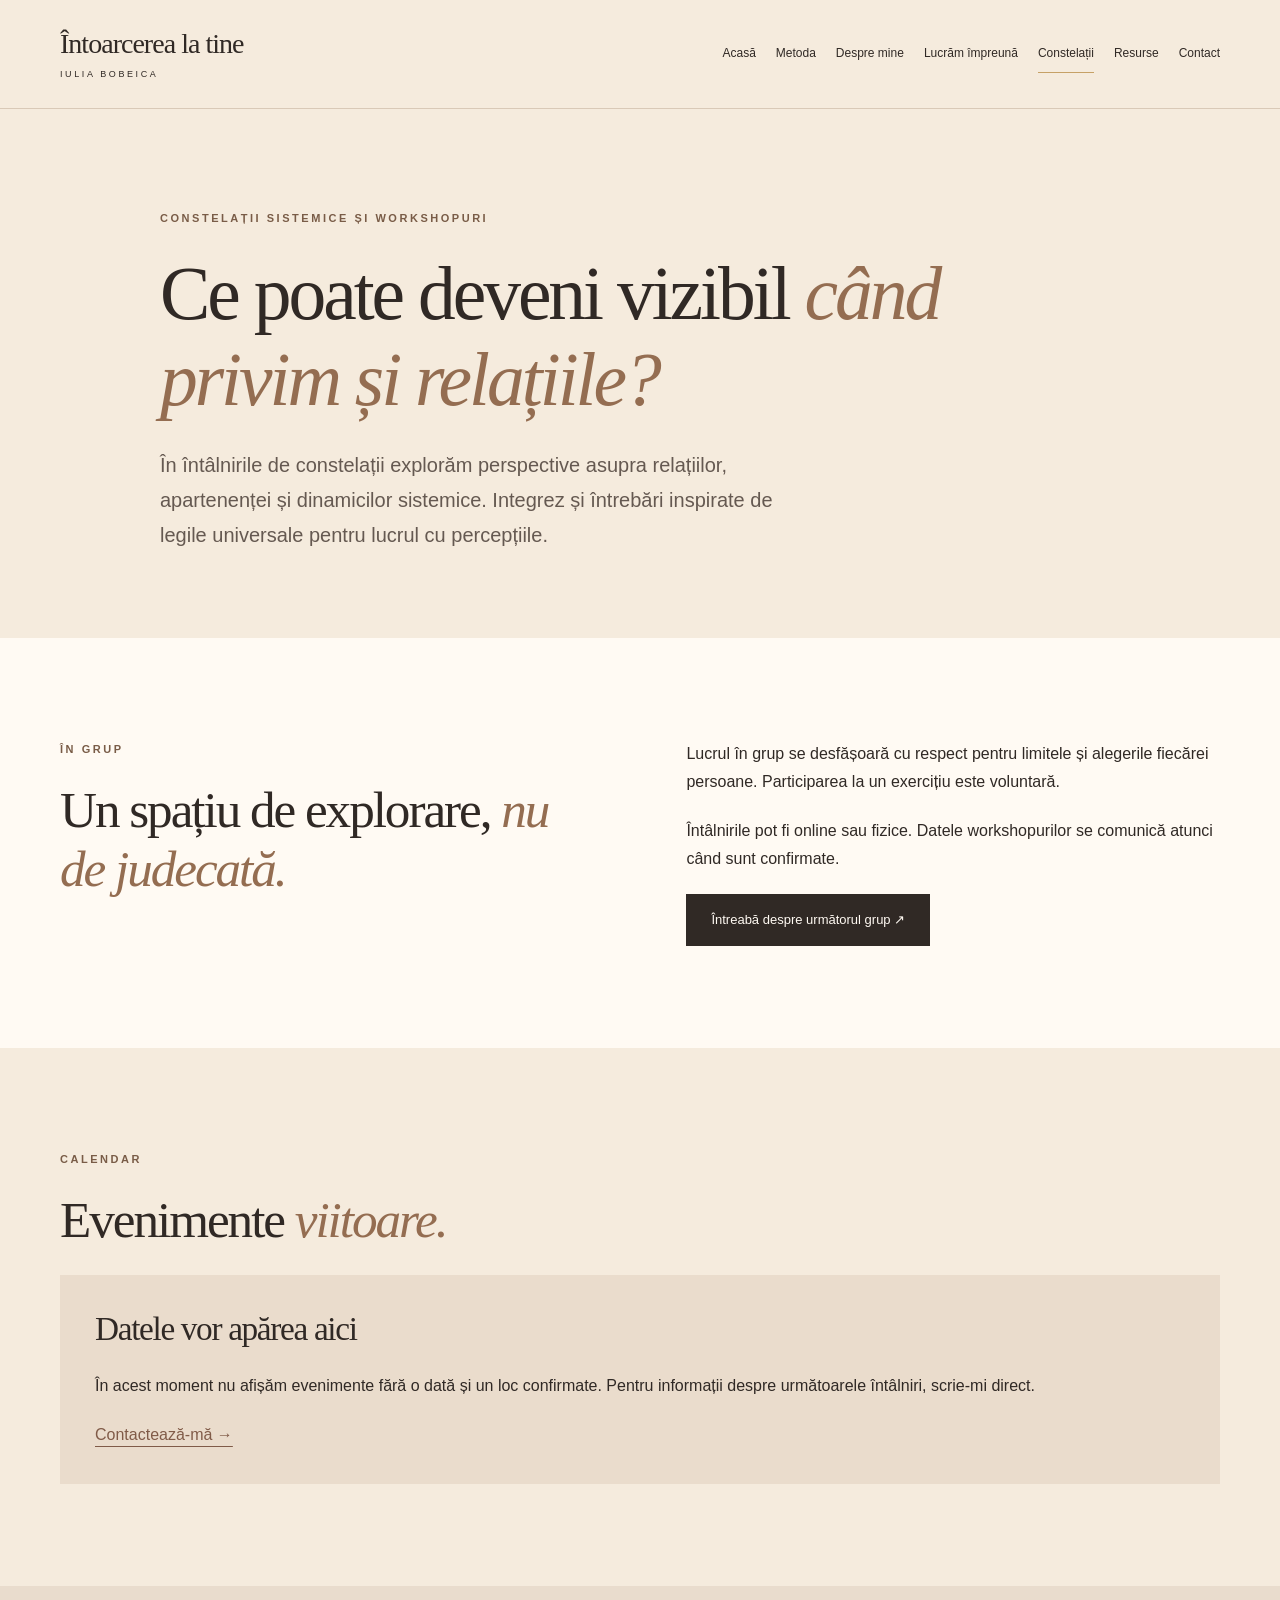
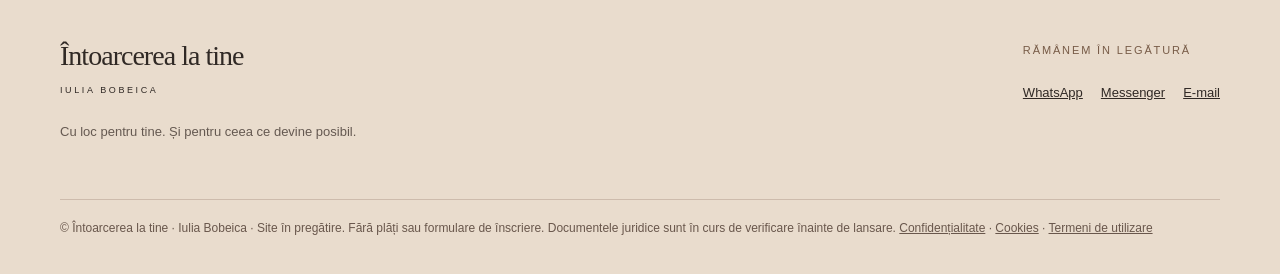
<file: constelatii.html>
<!doctype html>
<html lang="ro"><head><meta charset="utf-8"><meta name="viewport" content="width=device-width, initial-scale=1"><meta name="robots" content="noindex,nofollow"><title>Constelații și evenimente | Întoarcerea la tine – Iulia Bobeica</title><meta name="description" content="Constelații sistemice, întâlniri online și workshopuri cu Iulia Bobeica."><link rel="stylesheet" href="/styles.css"></head><body><header class="masthead"><div class="wrap header-inner"><a class="logo" href="/index.html">Întoarcerea la tine<small>IULIA BOBEICA</small></a><nav class="nav" aria-label="Navigare principală"><a href="/index.html">Acasă</a><a href="/metoda.html">Metoda</a><a href="/despre.html">Despre mine</a><a href="/lucram-impreuna.html">Lucrăm împreună</a><a href="/constelatii.html" aria-current="page">Constelații</a><a href="/resurse.html">Resurse</a><a href="/contact.html">Contact</a></nav></div></header><main>
<section class="wrap page-top"><p class="eyebrow">CONSTELAȚII SISTEMICE ȘI WORKSHOPURI</p><h1>Ce poate deveni vizibil <em>când privim și relațiile?</em></h1><p class="lead">În întâlnirile de constelații explorăm perspective asupra relațiilor, apartenenței și dinamicilor sistemice. Integrez și întrebări inspirate de legile universale pentru lucrul cu percepțiile.</p></section><section class="section bg-paper"><div class="wrap split"><div><p class="eyebrow">ÎN GRUP</p><h2>Un spațiu de explorare, <em>nu de judecată.</em></h2></div><div><p>Lucrul în grup se desfășoară cu respect pentru limitele și alegerile fiecărei persoane. Participarea la un exercițiu este voluntară.</p><p>Întâlnirile pot fi online sau fizice. Datele workshopurilor se comunică atunci când sunt confirmate.</p><a class="btn dark" href="https://wa.me/40758321125" target="_blank" rel="noopener noreferrer">Întreabă despre următorul grup ↗</a></div></div></section><section class="section wrap"><p class="eyebrow">CALENDAR</p><h2>Evenimente <em>viitoare.</em></h2><div class="soft-panel"><h3>Datele vor apărea aici</h3><p>În acest moment nu afișăm evenimente fără o dată și un loc confirmate. Pentru informații despre următoarele întâlniri, scrie-mi direct.</p><a class="section-link" href="/contact.html">Contactează-mă →</a></div></section></main><footer class="site-footer"><div class="wrap"><div class="footer-grid"><div><a class="logo" href="/index.html">Întoarcerea la tine<small>IULIA BOBEICA</small></a><p class="note" style="margin-top:25px">Cu loc pentru tine. Și pentru ceea ce devine posibil.</p></div><div><p class="tag">Rămânem în legătură</p><div class="footer-links"><a href="https://wa.me/40758321125" target="_blank" rel="noopener noreferrer">WhatsApp</a><a href="https://m.me/legiuniversaleconstelatii" target="_blank" rel="noopener noreferrer">Messenger</a><a href="mailto:Iuliabobeica65@gmail.com">E-mail</a></div></div></div><div class="fine">© Întoarcerea la tine · Iulia Bobeica · Site în pregătire. Fără plăți sau formulare de înscriere. Documentele juridice sunt în curs de verificare înainte de lansare. <span class="legal-links"><a href="/politica-confidentialitate.html">Confidențialitate</a> · <a href="/politica-cookies.html">Cookies</a> · <a href="/termeni-utilizare.html">Termeni de utilizare</a></span></div></div></footer></body></html>
</file>
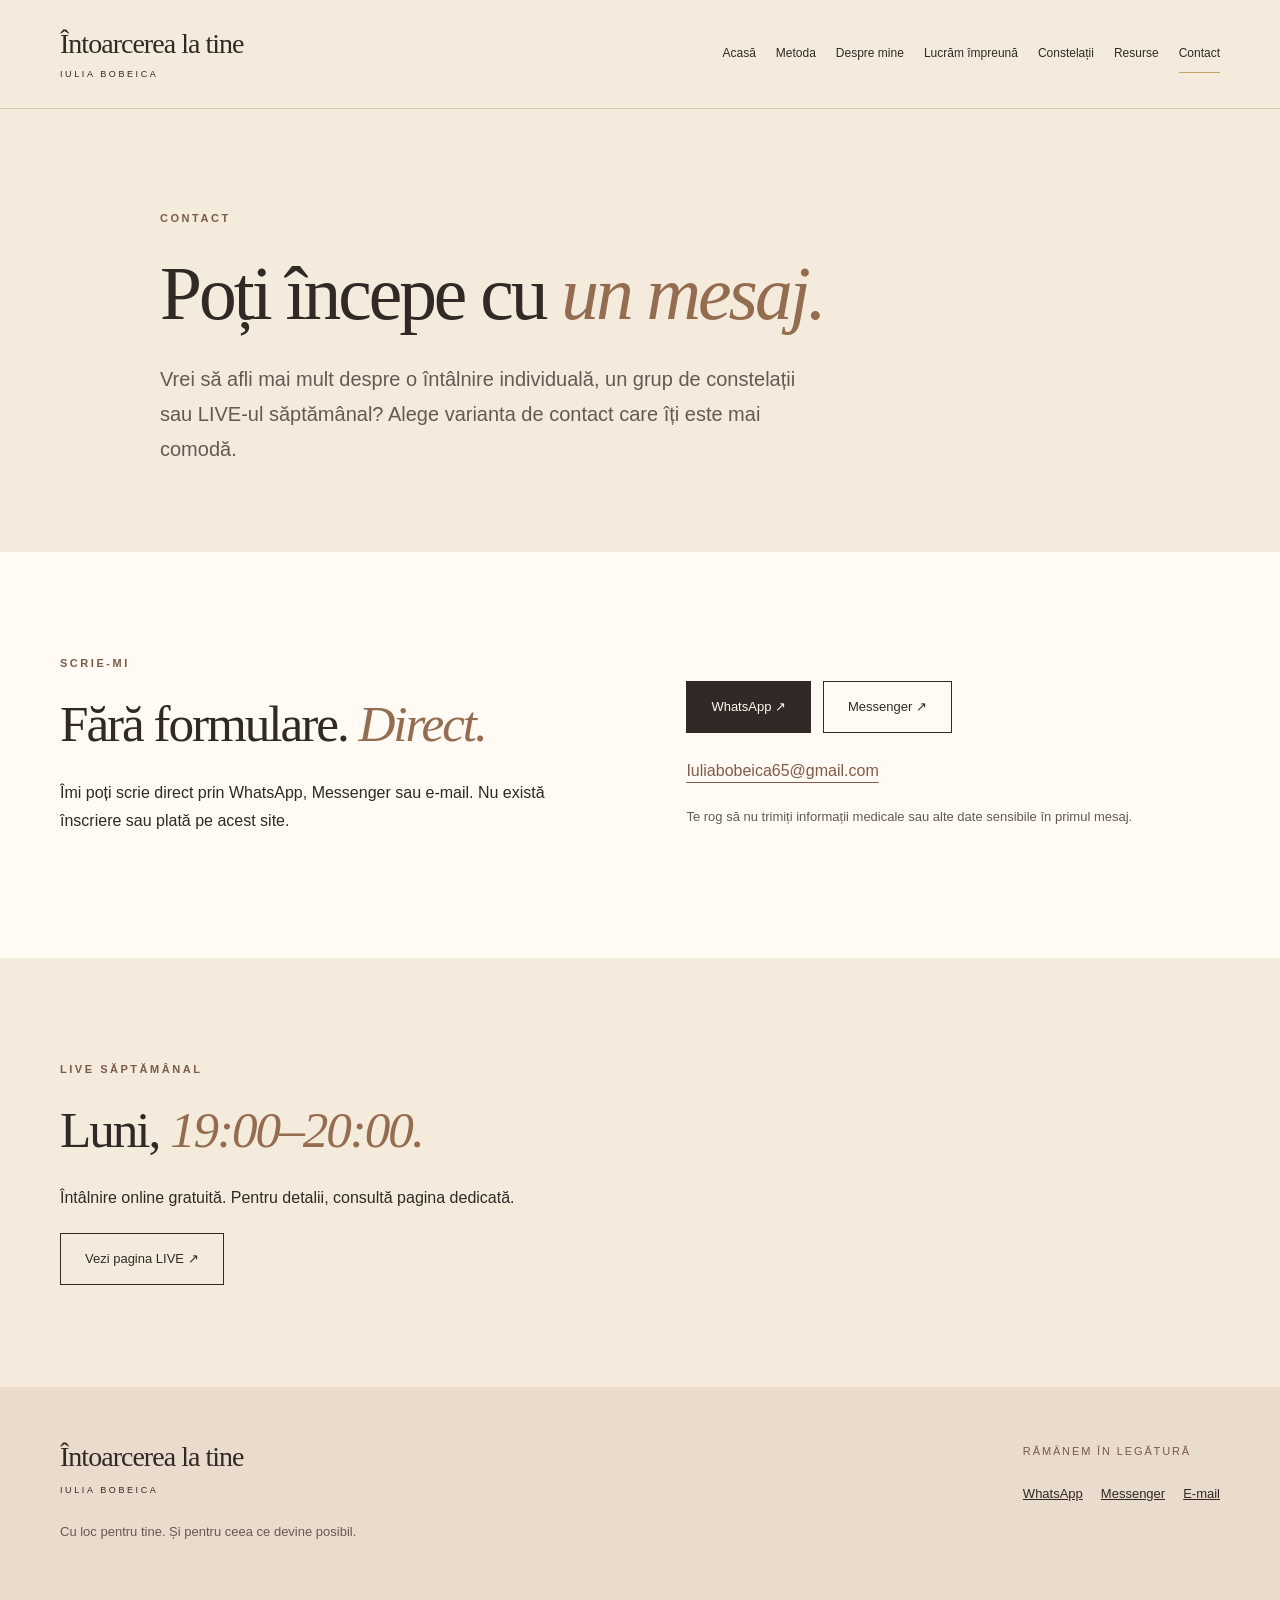
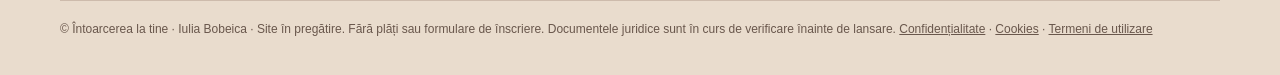
<file: contact.html>
<!doctype html>
<html lang="ro"><head><meta charset="utf-8"><meta name="viewport" content="width=device-width, initial-scale=1"><meta name="robots" content="noindex,nofollow"><title>Contact | Întoarcerea la tine – Iulia Bobeica</title><meta name="description" content="Contactează-o pe Iulia Bobeica pentru informații despre LIVE, constelații și lucru individual."><link rel="stylesheet" href="/styles.css"></head><body><header class="masthead"><div class="wrap header-inner"><a class="logo" href="/index.html">Întoarcerea la tine<small>IULIA BOBEICA</small></a><nav class="nav" aria-label="Navigare principală"><a href="/index.html">Acasă</a><a href="/metoda.html">Metoda</a><a href="/despre.html">Despre mine</a><a href="/lucram-impreuna.html">Lucrăm împreună</a><a href="/constelatii.html">Constelații</a><a href="/resurse.html">Resurse</a><a href="/contact.html" aria-current="page">Contact</a></nav></div></header><main>
<section class="wrap page-top"><p class="eyebrow">CONTACT</p><h1>Poți începe cu <em>un mesaj.</em></h1><p class="lead">Vrei să afli mai mult despre o întâlnire individuală, un grup de constelații sau LIVE-ul săptămânal? Alege varianta de contact care îți este mai comodă.</p></section><section class="section bg-paper"><div class="wrap split"><div><p class="eyebrow">SCRIE-MI</p><h2>Fără formulare. <em>Direct.</em></h2><p>Îmi poți scrie direct prin WhatsApp, Messenger sau e-mail. Nu există înscriere sau plată pe acest site.</p></div><div><div class="actions"><a class="btn dark" href="https://wa.me/40758321125" target="_blank" rel="noopener noreferrer">WhatsApp ↗</a><a class="btn outline" href="https://m.me/legiuniversaleconstelatii" target="_blank" rel="noopener noreferrer">Messenger ↗</a></div><p style="margin-top:24px"><a class="section-link" href="mailto:Iuliabobeica65@gmail.com">Iuliabobeica65@gmail.com</a></p><p class="note">Te rog să nu trimiți informații medicale sau alte date sensibile în primul mesaj.</p></div></div></section><section class="section wrap"><p class="eyebrow">LIVE SĂPTĂMÂNAL</p><h2>Luni, <em>19:00–20:00.</em></h2><p>Întâlnire online gratuită. Pentru detalii, consultă pagina dedicată.</p><a class="btn outline" href="https://spontaneous-quokka-e0bede.netlify.app/" target="_blank" rel="noopener noreferrer">Vezi pagina LIVE ↗</a></section></main><footer class="site-footer"><div class="wrap"><div class="footer-grid"><div><a class="logo" href="/index.html">Întoarcerea la tine<small>IULIA BOBEICA</small></a><p class="note" style="margin-top:25px">Cu loc pentru tine. Și pentru ceea ce devine posibil.</p></div><div><p class="tag">Rămânem în legătură</p><div class="footer-links"><a href="https://wa.me/40758321125" target="_blank" rel="noopener noreferrer">WhatsApp</a><a href="https://m.me/legiuniversaleconstelatii" target="_blank" rel="noopener noreferrer">Messenger</a><a href="mailto:Iuliabobeica65@gmail.com">E-mail</a></div></div></div><div class="fine">© Întoarcerea la tine · Iulia Bobeica · Site în pregătire. Fără plăți sau formulare de înscriere. Documentele juridice sunt în curs de verificare înainte de lansare. <span class="legal-links"><a href="/politica-confidentialitate.html">Confidențialitate</a> · <a href="/politica-cookies.html">Cookies</a> · <a href="/termeni-utilizare.html">Termeni de utilizare</a></span></div></div></footer></body></html>
</file>
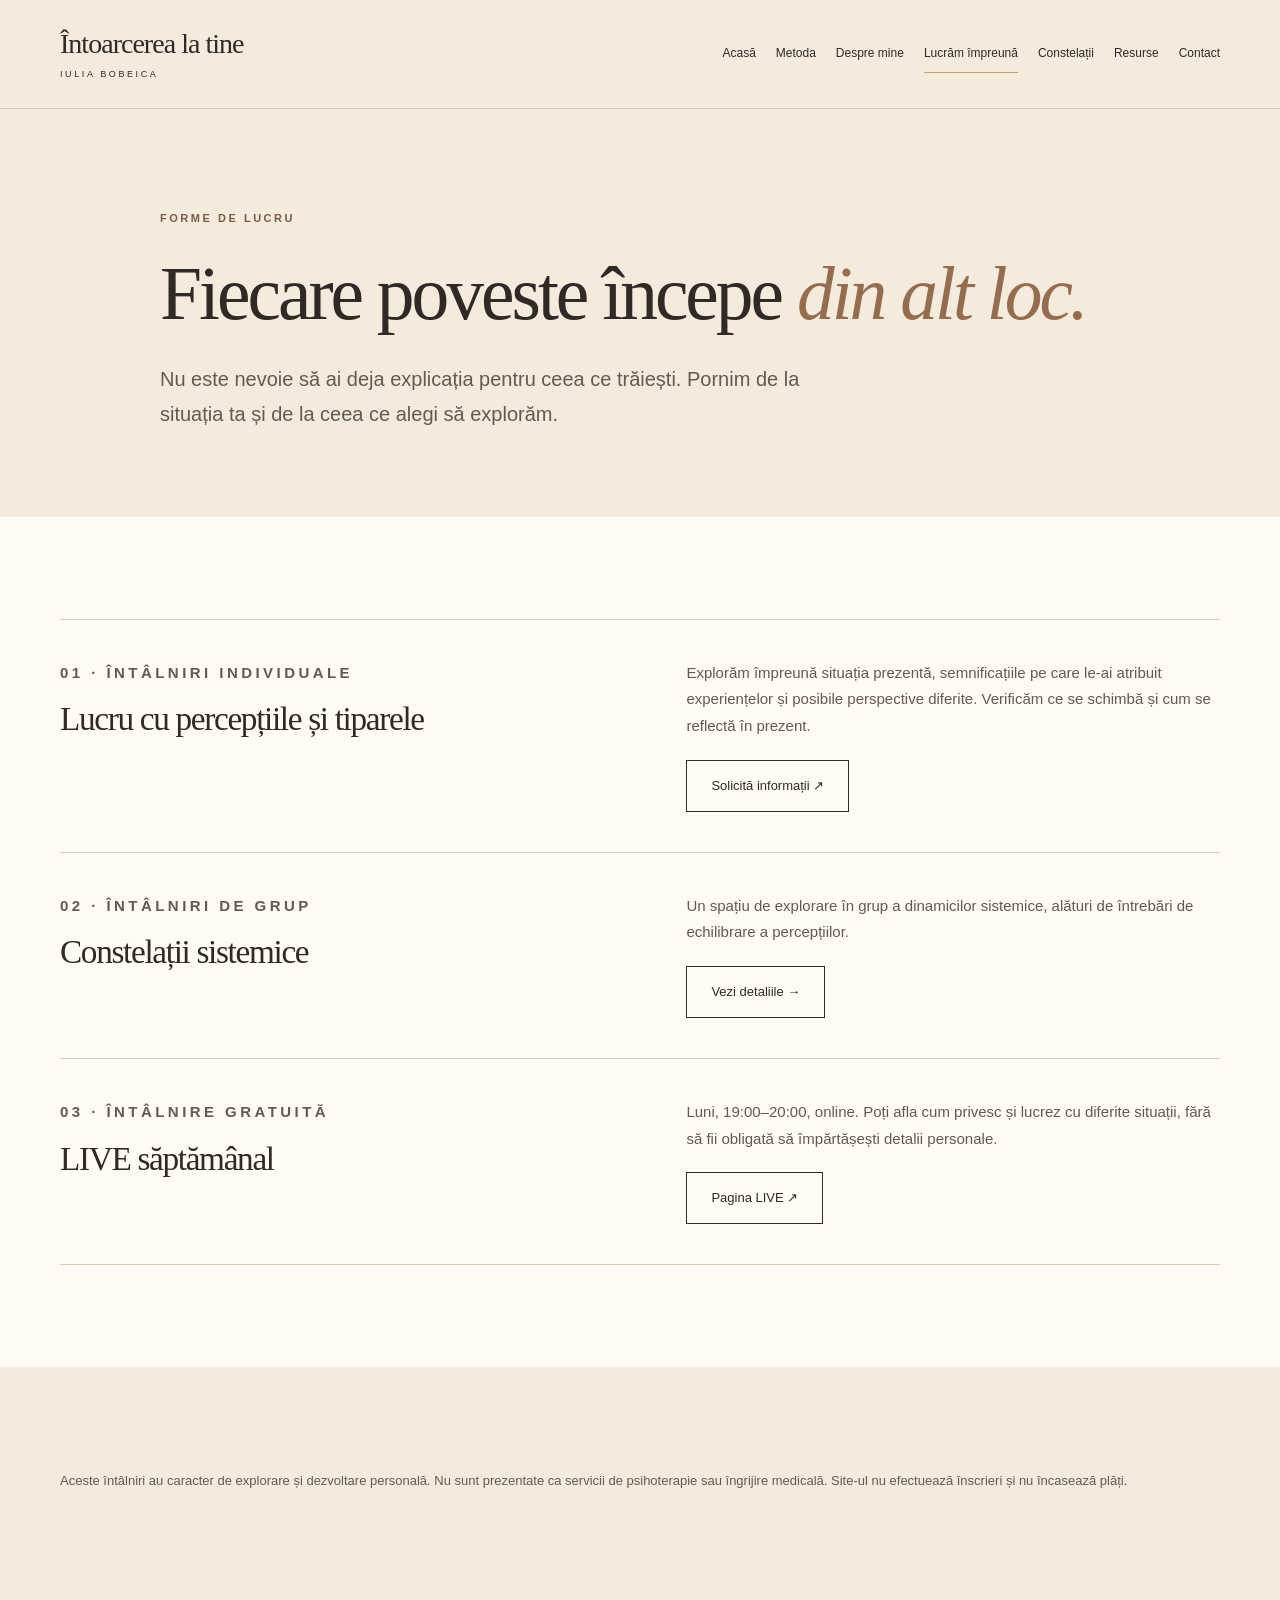
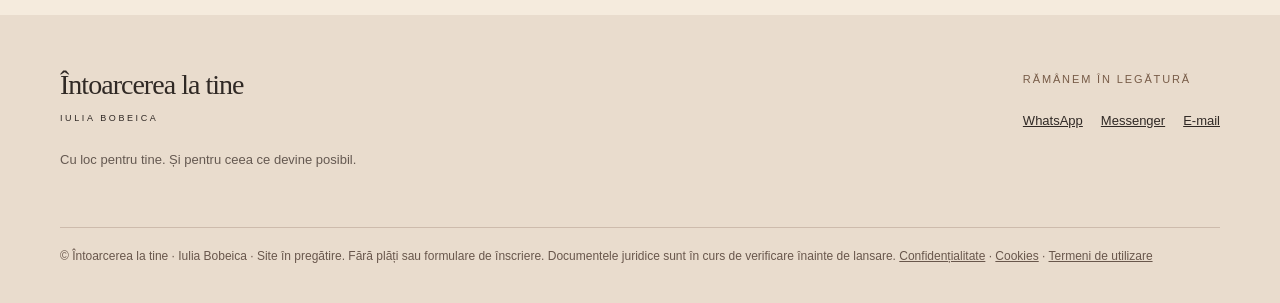
<file: lucram-impreuna.html>
<!doctype html>
<html lang="ro"><head><meta charset="utf-8"><meta name="viewport" content="width=device-width, initial-scale=1"><meta name="robots" content="noindex,nofollow"><title>Lucrăm împreună | Întoarcerea la tine – Iulia Bobeica</title><meta name="description" content="Informații despre întâlniri individuale, LIVE și întâlniri de grup cu Iulia Bobeica."><link rel="stylesheet" href="/styles.css"></head><body><header class="masthead"><div class="wrap header-inner"><a class="logo" href="/index.html">Întoarcerea la tine<small>IULIA BOBEICA</small></a><nav class="nav" aria-label="Navigare principală"><a href="/index.html">Acasă</a><a href="/metoda.html">Metoda</a><a href="/despre.html">Despre mine</a><a href="/lucram-impreuna.html" aria-current="page">Lucrăm împreună</a><a href="/constelatii.html">Constelații</a><a href="/resurse.html">Resurse</a><a href="/contact.html">Contact</a></nav></div></header><main>
<section class="wrap page-top"><p class="eyebrow">FORME DE LUCRU</p><h1>Fiecare poveste începe <em>din alt loc.</em></h1><p class="lead">Nu este nevoie să ai deja explicația pentru ceea ce trăiești. Pornim de la situația ta și de la ceea ce alegi să explorăm.</p></section><section class="section bg-paper"><div class="wrap"><div class="event"><div><p class="eyebrow">01 · ÎNTÂLNIRI INDIVIDUALE</p><h3>Lucru cu percepțiile și tiparele</h3></div><div><p>Explorăm împreună situația prezentă, semnificațiile pe care le-ai atribuit experiențelor și posibile perspective diferite. Verificăm ce se schimbă și cum se reflectă în prezent.</p><a class="btn outline" href="https://wa.me/40758321125" target="_blank" rel="noopener noreferrer">Solicită informații ↗</a></div></div><div class="event"><div><p class="eyebrow">02 · ÎNTÂLNIRI DE GRUP</p><h3>Constelații sistemice</h3></div><div><p>Un spațiu de explorare în grup a dinamicilor sistemice, alături de întrebări de echilibrare a percepțiilor.</p><a class="btn outline" href="/constelatii.html">Vezi detaliile →</a></div></div><div class="event"><div><p class="eyebrow">03 · ÎNTÂLNIRE GRATUITĂ</p><h3>LIVE săptămânal</h3></div><div><p>Luni, 19:00–20:00, online. Poți afla cum privesc și lucrez cu diferite situații, fără să fii obligată să împărtășești detalii personale.</p><a class="btn outline" href="https://spontaneous-quokka-e0bede.netlify.app/" target="_blank" rel="noopener noreferrer">Pagina LIVE ↗</a></div></div></div></section><section class="section wrap"><p class="note">Aceste întâlniri au caracter de explorare și dezvoltare personală. Nu sunt prezentate ca servicii de psihoterapie sau îngrijire medicală. Site-ul nu efectuează înscrieri și nu încasează plăți.</p></section></main><footer class="site-footer"><div class="wrap"><div class="footer-grid"><div><a class="logo" href="/index.html">Întoarcerea la tine<small>IULIA BOBEICA</small></a><p class="note" style="margin-top:25px">Cu loc pentru tine. Și pentru ceea ce devine posibil.</p></div><div><p class="tag">Rămânem în legătură</p><div class="footer-links"><a href="https://wa.me/40758321125" target="_blank" rel="noopener noreferrer">WhatsApp</a><a href="https://m.me/legiuniversaleconstelatii" target="_blank" rel="noopener noreferrer">Messenger</a><a href="mailto:Iuliabobeica65@gmail.com">E-mail</a></div></div></div><div class="fine">© Întoarcerea la tine · Iulia Bobeica · Site în pregătire. Fără plăți sau formulare de înscriere. Documentele juridice sunt în curs de verificare înainte de lansare. <span class="legal-links"><a href="/politica-confidentialitate.html">Confidențialitate</a> · <a href="/politica-cookies.html">Cookies</a> · <a href="/termeni-utilizare.html">Termeni de utilizare</a></span></div></div></footer></body></html>
</file>
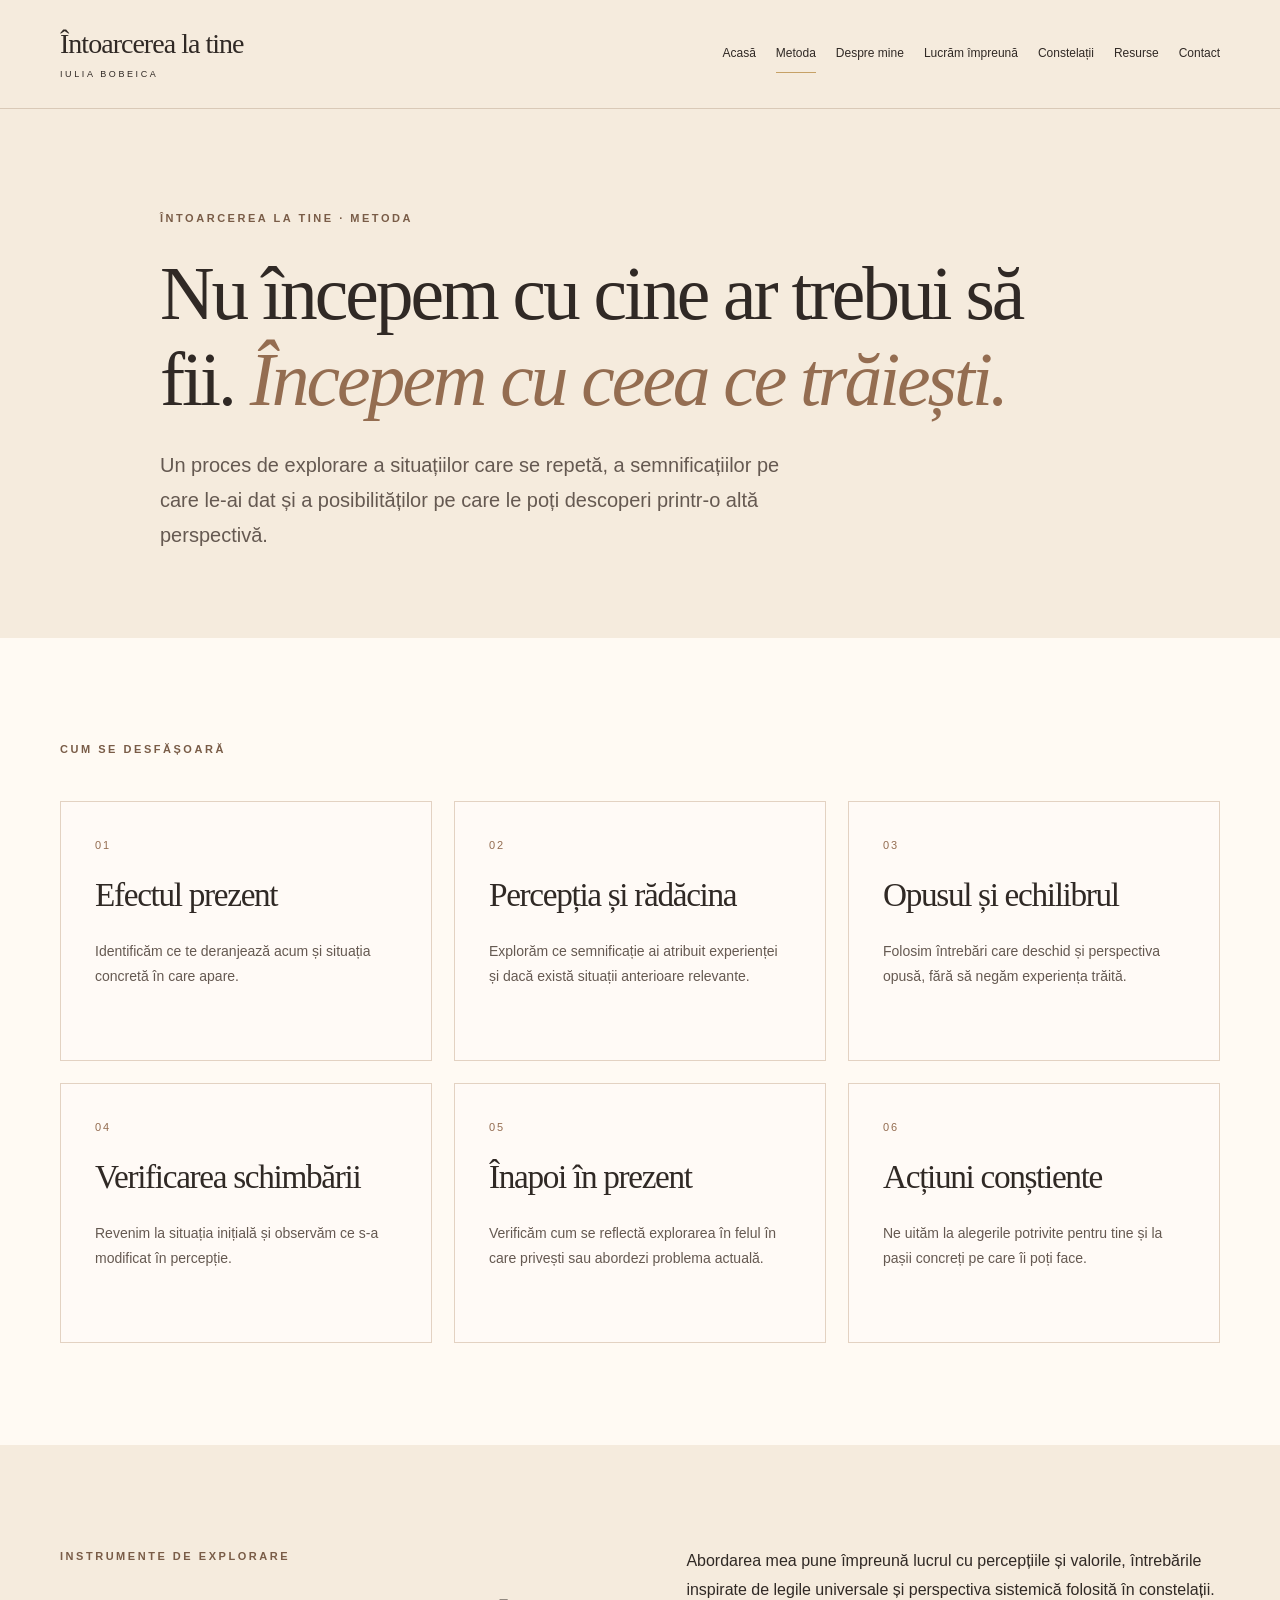
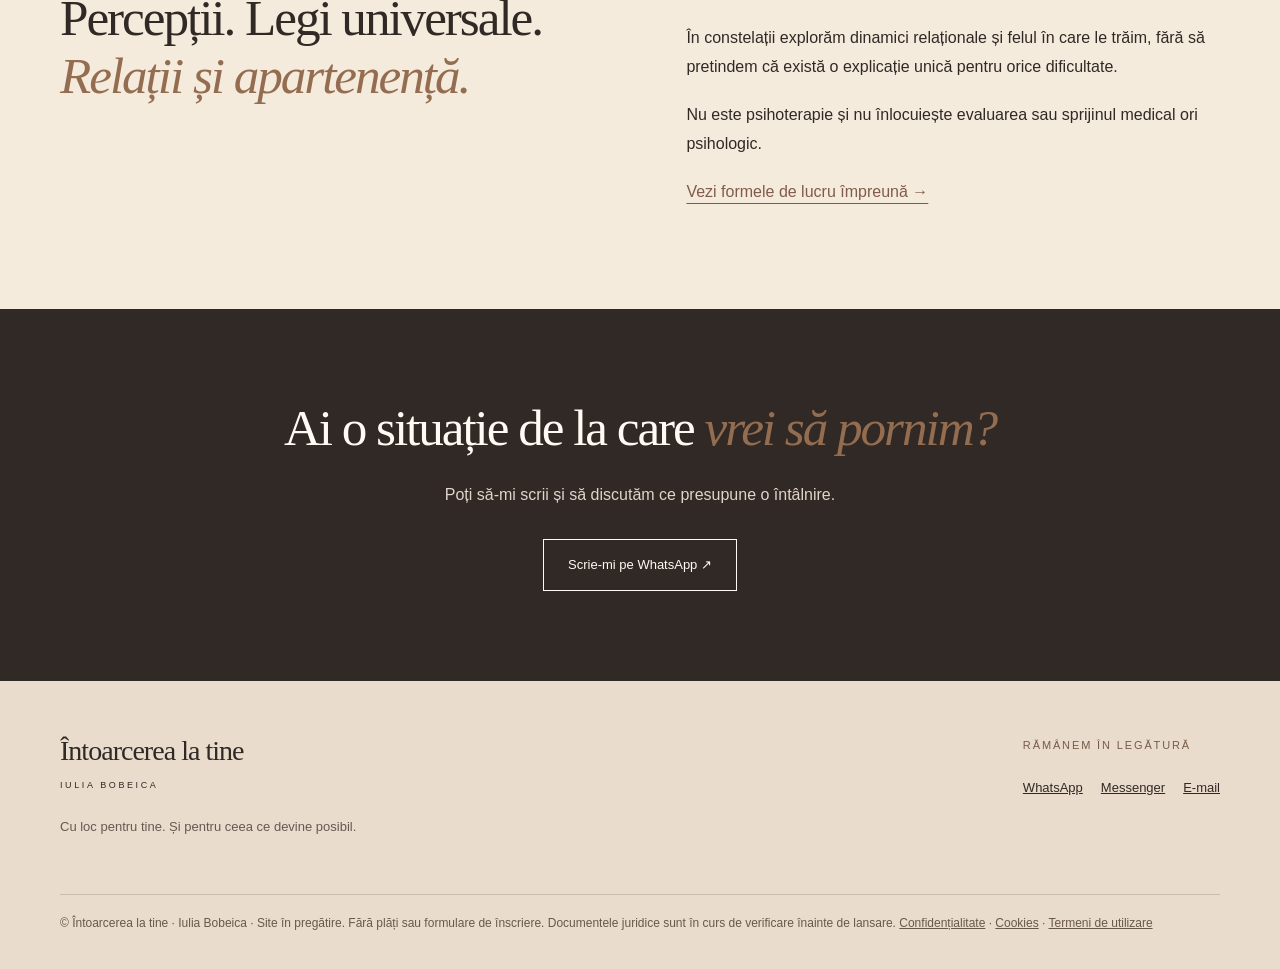
<file: metoda.html>
<!doctype html>
<html lang="ro"><head><meta charset="utf-8"><meta name="viewport" content="width=device-width, initial-scale=1"><meta name="robots" content="noindex,nofollow"><title>Metoda | Întoarcerea la tine – Iulia Bobeica</title><meta name="description" content="Cum lucrez cu percepțiile, tiparele, legile universale, constelațiile și creația conștientă."><link rel="stylesheet" href="/styles.css"></head><body><header class="masthead"><div class="wrap header-inner"><a class="logo" href="/index.html">Întoarcerea la tine<small>IULIA BOBEICA</small></a><nav class="nav" aria-label="Navigare principală"><a href="/index.html">Acasă</a><a href="/metoda.html" aria-current="page">Metoda</a><a href="/despre.html">Despre mine</a><a href="/lucram-impreuna.html">Lucrăm împreună</a><a href="/constelatii.html">Constelații</a><a href="/resurse.html">Resurse</a><a href="/contact.html">Contact</a></nav></div></header><main>
<section class="wrap page-top"><p class="eyebrow">ÎNTOARCEREA LA TINE · METODA</p><h1>Nu începem cu cine ar trebui să fii. <em>Începem cu ceea ce trăiești.</em></h1><p class="lead">Un proces de explorare a situațiilor care se repetă, a semnificațiilor pe care le-ai dat și a posibilităților pe care le poți descoperi printr-o altă perspectivă.</p></section><section class="bg-paper section"><div class="wrap"><p class="eyebrow">CUM SE DESFĂȘOARĂ</p><div class="cards"><article class="card"><span class="count">01</span><h3>Efectul prezent</h3><p>Identificăm ce te deranjează acum și situația concretă în care apare.</p></article><article class="card"><span class="count">02</span><h3>Percepția și rădăcina</h3><p>Explorăm ce semnificație ai atribuit experienței și dacă există situații anterioare relevante.</p></article><article class="card"><span class="count">03</span><h3>Opusul și echilibrul</h3><p>Folosim întrebări care deschid și perspectiva opusă, fără să negăm experiența trăită.</p></article><article class="card"><span class="count">04</span><h3>Verificarea schimbării</h3><p>Revenim la situația inițială și observăm ce s-a modificat în percepție.</p></article><article class="card"><span class="count">05</span><h3>Înapoi în prezent</h3><p>Verificăm cum se reflectă explorarea în felul în care privești sau abordezi problema actuală.</p></article><article class="card"><span class="count">06</span><h3>Acțiuni conștiente</h3><p>Ne uităm la alegerile potrivite pentru tine și la pașii concreți pe care îi poți face.</p></article></div></div></section>
<section class="section wrap split"><div><p class="eyebrow">INSTRUMENTE DE EXPLORARE</p><h2>Percepții. Legi universale. <em>Relații și apartenență.</em></h2></div><div><p>Abordarea mea pune împreună lucrul cu percepțiile și valorile, întrebările inspirate de legile universale și perspectiva sistemică folosită în constelații.</p><p>În constelații explorăm dinamici relaționale și felul în care le trăim, fără să pretindem că există o explicație unică pentru orice dificultate.</p><p>Nu este psihoterapie și nu înlocuiește evaluarea sau sprijinul medical ori psihologic.</p><a class="section-link" href="/lucram-impreuna.html">Vezi formele de lucru împreună →</a></div></section>
<section class="cta"><div class="wrap"><h2>Ai o situație de la care <em>vrei să pornim?</em></h2><p>Poți să-mi scrii și să discutăm ce presupune o întâlnire.</p><a class="btn" href="https://wa.me/40758321125" target="_blank" rel="noopener noreferrer">Scrie-mi pe WhatsApp ↗</a></div></section></main><footer class="site-footer"><div class="wrap"><div class="footer-grid"><div><a class="logo" href="/index.html">Întoarcerea la tine<small>IULIA BOBEICA</small></a><p class="note" style="margin-top:25px">Cu loc pentru tine. Și pentru ceea ce devine posibil.</p></div><div><p class="tag">Rămânem în legătură</p><div class="footer-links"><a href="https://wa.me/40758321125" target="_blank" rel="noopener noreferrer">WhatsApp</a><a href="https://m.me/legiuniversaleconstelatii" target="_blank" rel="noopener noreferrer">Messenger</a><a href="mailto:Iuliabobeica65@gmail.com">E-mail</a></div></div></div><div class="fine">© Întoarcerea la tine · Iulia Bobeica · Site în pregătire. Fără plăți sau formulare de înscriere. Documentele juridice sunt în curs de verificare înainte de lansare. <span class="legal-links"><a href="/politica-confidentialitate.html">Confidențialitate</a> · <a href="/politica-cookies.html">Cookies</a> · <a href="/termeni-utilizare.html">Termeni de utilizare</a></span></div></div></footer></body></html>
</file>
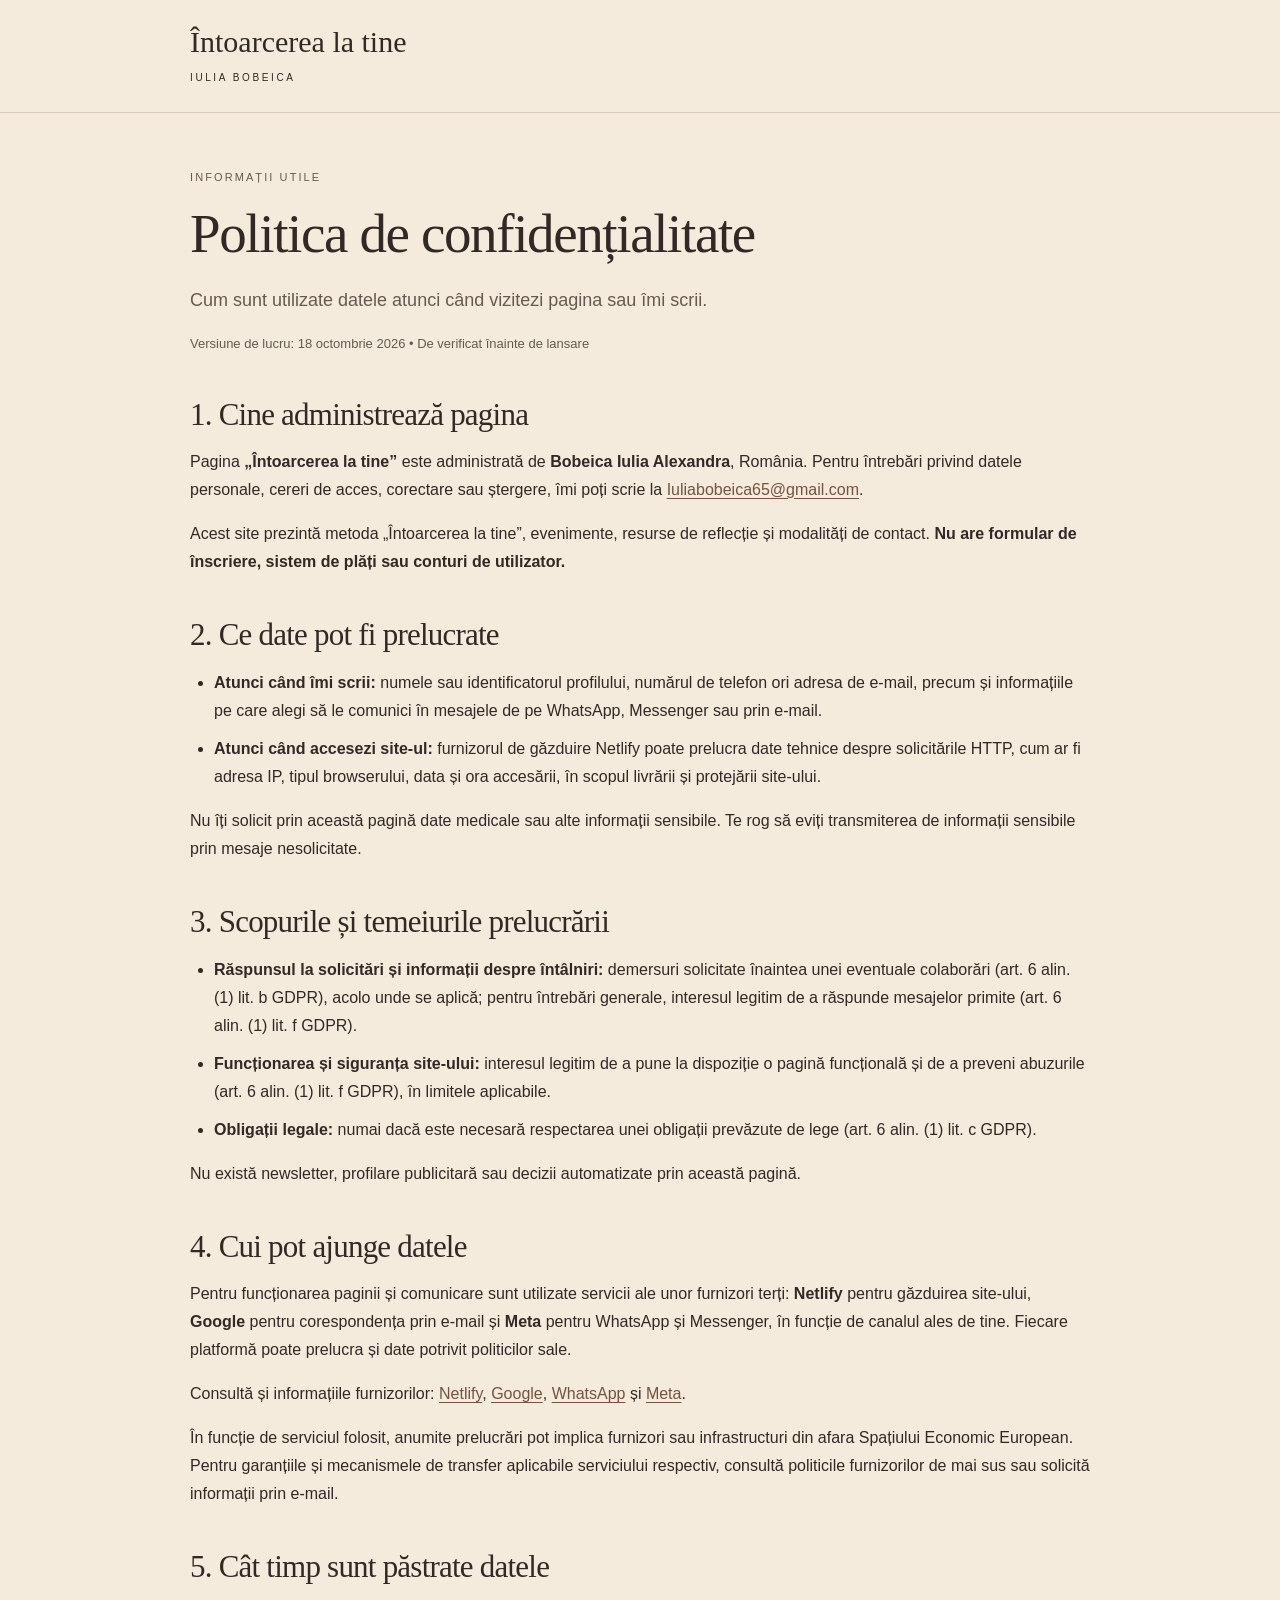
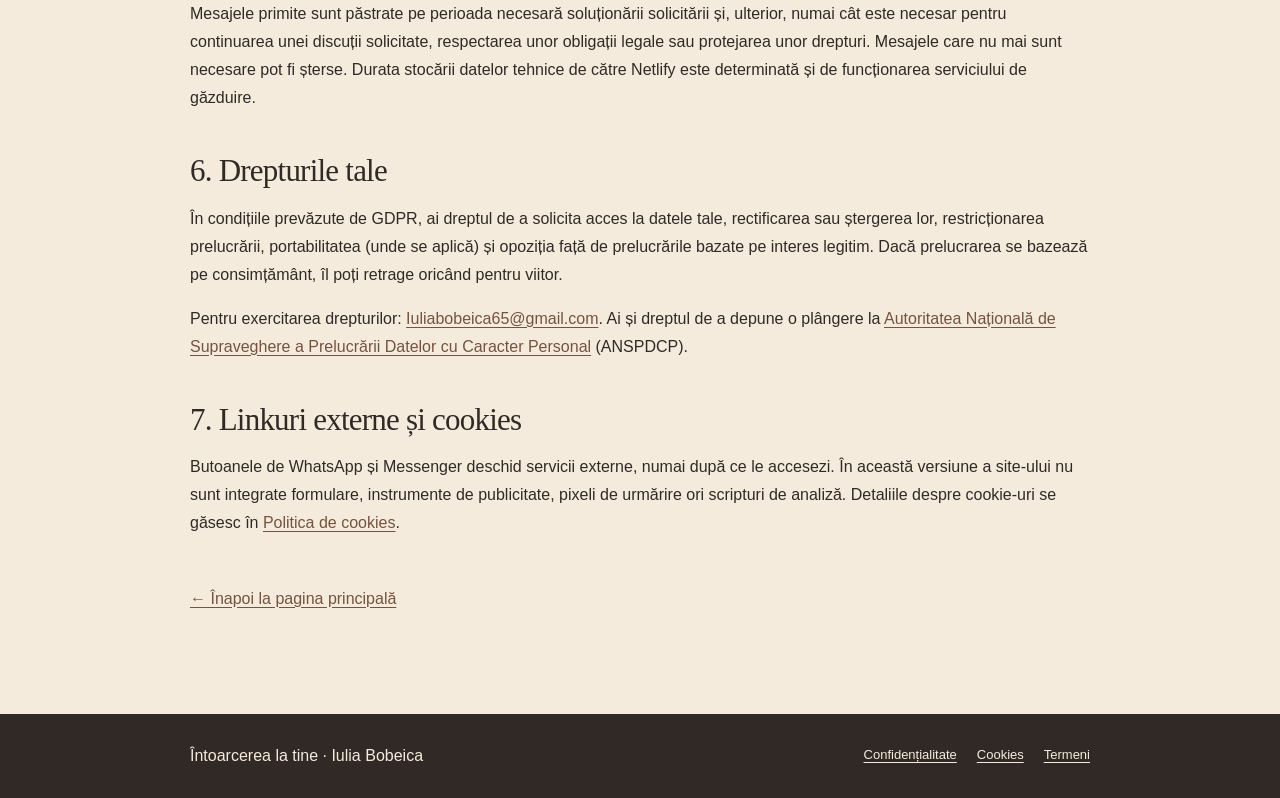
<file: politica-confidentialitate.html>
<!doctype html>
<html lang="ro">
<head>
<meta charset="utf-8">
<meta name="viewport" content="width=device-width, initial-scale=1">
<meta name="robots" content="noindex,nofollow">
<meta name="description" content="Cum sunt utilizate datele atunci când vizitezi pagina sau îmi scrii.">
<title>Politica de confidențialitate | Întoarcerea la tine – Iulia Bobeica</title>
<style>:root{color-scheme:light}*{box-sizing:border-box}html{scroll-behavior:smooth}body{margin:0;background:#F5EBDD;color:#302925;font:16px/1.75 Arial,Helvetica,sans-serif}.wrap{width:min(900px,calc(100% - 40px));margin:0 auto}header{border-bottom:1px solid #d9c9b7;padding:24px 0}header .brand{font:30px/1.2 Georgia,serif;text-decoration:none;color:#302925}header .brand small{display:block;font:10px/2 Arial,Helvetica,sans-serif;letter-spacing:.26em;margin-top:7px}main{padding:55px 0 85px}.eyebrow{letter-spacing:.19em;font-size:11px;text-transform:uppercase;color:#655951;margin:0 0 14px}h1,h2{font:normal 1em/1.2 Georgia,serif;letter-spacing:-.025em}h1{font-size:clamp(34px,6vw,55px);margin:0 0 18px}h2{font-size:clamp(24px,4vw,31px);margin:40px 0 15px}p{margin:0 0 16px}.intro{font-size:18px;color:#655951;max-width:730px}.meta{font-size:13px;color:#655951;margin:12px 0 25px}a{color:#74533f;text-underline-offset:3px}a:hover{color:#302925}a:focus-visible{outline:3px solid #805b48;outline-offset:3px}.box{background:#fffaf3;border:1px solid #dfd1bd;padding:22px 26px;margin:30px 0;border-radius:4px}.box p:last-child{margin-bottom:0}ul{padding-left:24px}li{margin:0 0 10px}footer{background:#302925;color:#F5EBDD;padding:28px 0}footer .footer-inner{display:flex;align-items:center;justify-content:space-between;gap:20px;flex-wrap:wrap}footer a{color:#F5EBDD}nav{display:flex;gap:8px 20px;flex-wrap:wrap}nav a{font-size:13px}table{width:100%;border-collapse:collapse;margin:22px 0;font-size:14px}th,td{text-align:left;vertical-align:top;border-bottom:1px solid #d9c9b7;padding:12px 9px}th{background:#eadccc}@media(max-width:600px){main{padding:36px 0 60px}header .brand{font-size:26px}.box{padding:18px}table{display:block;overflow-x:auto}}</style>
</head>
<body>
<header><div class="wrap"><a class="brand" href="/" aria-label="Întoarcerea la tine, prima pagină">Întoarcerea la tine<small>IULIA BOBEICA</small></a></div></header>
<main class="wrap"><p class="eyebrow">INFORMAȚII UTILE</p><h1>Politica de confidențialitate</h1><p class="intro">Cum sunt utilizate datele atunci când vizitezi pagina sau îmi scrii.</p><p class="meta">Versiune de lucru: 18 octombrie 2026 • De verificat înainte de lansare</p><section><h2>1. Cine administrează pagina</h2>
<p>Pagina <strong>„Întoarcerea la tine”</strong> este administrată de <strong>Bobeica Iulia Alexandra</strong>, România. Pentru întrebări privind datele personale, cereri de acces, corectare sau ștergere, îmi poți scrie la <a href="mailto:Iuliabobeica65@gmail.com">Iuliabobeica65@gmail.com</a>.</p>
<p>Acest site prezintă metoda „Întoarcerea la tine”, evenimente, resurse de reflecție și modalități de contact. <strong>Nu are formular de înscriere, sistem de plăți sau conturi de utilizator.</strong></p></section>
<section><h2>2. Ce date pot fi prelucrate</h2>
<ul><li><strong>Atunci când îmi scrii:</strong> numele sau identificatorul profilului, numărul de telefon ori adresa de e-mail, precum și informațiile pe care alegi să le comunici în mesajele de pe WhatsApp, Messenger sau prin e-mail.</li>
<li><strong>Atunci când accesezi site-ul:</strong> furnizorul de găzduire Netlify poate prelucra date tehnice despre solicitările HTTP, cum ar fi adresa IP, tipul browserului, data și ora accesării, în scopul livrării și protejării site-ului.</li></ul>
<p>Nu îți solicit prin această pagină date medicale sau alte informații sensibile. Te rog să eviți transmiterea de informații sensibile prin mesaje nesolicitate.</p></section>
<section><h2>3. Scopurile și temeiurile prelucrării</h2>
<ul><li><strong>Răspunsul la solicitări și informații despre întâlniri:</strong> demersuri solicitate înaintea unei eventuale colaborări (art. 6 alin. (1) lit. b GDPR), acolo unde se aplică; pentru întrebări generale, interesul legitim de a răspunde mesajelor primite (art. 6 alin. (1) lit. f GDPR).</li>
<li><strong>Funcționarea și siguranța site-ului:</strong> interesul legitim de a pune la dispoziție o pagină funcțională și de a preveni abuzurile (art. 6 alin. (1) lit. f GDPR), în limitele aplicabile.</li>
<li><strong>Obligații legale:</strong> numai dacă este necesară respectarea unei obligații prevăzute de lege (art. 6 alin. (1) lit. c GDPR).</li></ul>
<p>Nu există newsletter, profilare publicitară sau decizii automatizate prin această pagină.</p></section>
<section><h2>4. Cui pot ajunge datele</h2>
<p>Pentru funcționarea paginii și comunicare sunt utilizate servicii ale unor furnizori terți: <strong>Netlify</strong> pentru găzduirea site-ului, <strong>Google</strong> pentru corespondența prin e-mail și <strong>Meta</strong> pentru WhatsApp și Messenger, în funcție de canalul ales de tine. Fiecare platformă poate prelucra și date potrivit politicilor sale.</p>
<p>Consultă și informațiile furnizorilor: <a href="https://www.netlify.com/privacy/" target="_blank" rel="noopener noreferrer">Netlify</a>, <a href="https://policies.google.com/privacy" target="_blank" rel="noopener noreferrer">Google</a>, <a href="https://www.whatsapp.com/legal/privacy-policy-eea" target="_blank" rel="noopener noreferrer">WhatsApp</a> și <a href="https://www.facebook.com/privacy/policy/" target="_blank" rel="noopener noreferrer">Meta</a>.</p>
<p>În funcție de serviciul folosit, anumite prelucrări pot implica furnizori sau infrastructuri din afara Spațiului Economic European. Pentru garanțiile și mecanismele de transfer aplicabile serviciului respectiv, consultă politicile furnizorilor de mai sus sau solicită informații prin e-mail.</p></section>
<section><h2>5. Cât timp sunt păstrate datele</h2>
<p>Mesajele primite sunt păstrate pe perioada necesară soluționării solicitării și, ulterior, numai cât este necesar pentru continuarea unei discuții solicitate, respectarea unor obligații legale sau protejarea unor drepturi. Mesajele care nu mai sunt necesare pot fi șterse. Durata stocării datelor tehnice de către Netlify este determinată și de funcționarea serviciului de găzduire.</p></section>
<section><h2>6. Drepturile tale</h2>
<p>În condițiile prevăzute de GDPR, ai dreptul de a solicita acces la datele tale, rectificarea sau ștergerea lor, restricționarea prelucrării, portabilitatea (unde se aplică) și opoziția față de prelucrările bazate pe interes legitim. Dacă prelucrarea se bazează pe consimțământ, îl poți retrage oricând pentru viitor.</p>
<p>Pentru exercitarea drepturilor: <a href="mailto:Iuliabobeica65@gmail.com">Iuliabobeica65@gmail.com</a>. Ai și dreptul de a depune o plângere la <a href="https://www.dataprotection.ro/" target="_blank" rel="noopener noreferrer">Autoritatea Națională de Supraveghere a Prelucrării Datelor cu Caracter Personal</a> (ANSPDCP).</p></section>
<section><h2>7. Linkuri externe și cookies</h2>
<p>Butoanele de WhatsApp și Messenger deschid servicii externe, numai după ce le accesezi. În această versiune a site-ului nu sunt integrate formulare, instrumente de publicitate, pixeli de urmărire ori scripturi de analiză. Detaliile despre cookie-uri se găsesc în <a href="/politica-cookies.html">Politica de cookies</a>.</p></section><p style="margin-top:48px"><a href="/">← Înapoi la pagina principală</a></p></main>
<footer><div class="wrap footer-inner"><div>Întoarcerea la tine · Iulia Bobeica</div><nav aria-label="Documente legale"><a href="/politica-confidentialitate.html">Confidențialitate</a><a href="/politica-cookies.html">Cookies</a><a href="/termeni-utilizare.html">Termeni</a></nav></div></footer></body></html>
</file>
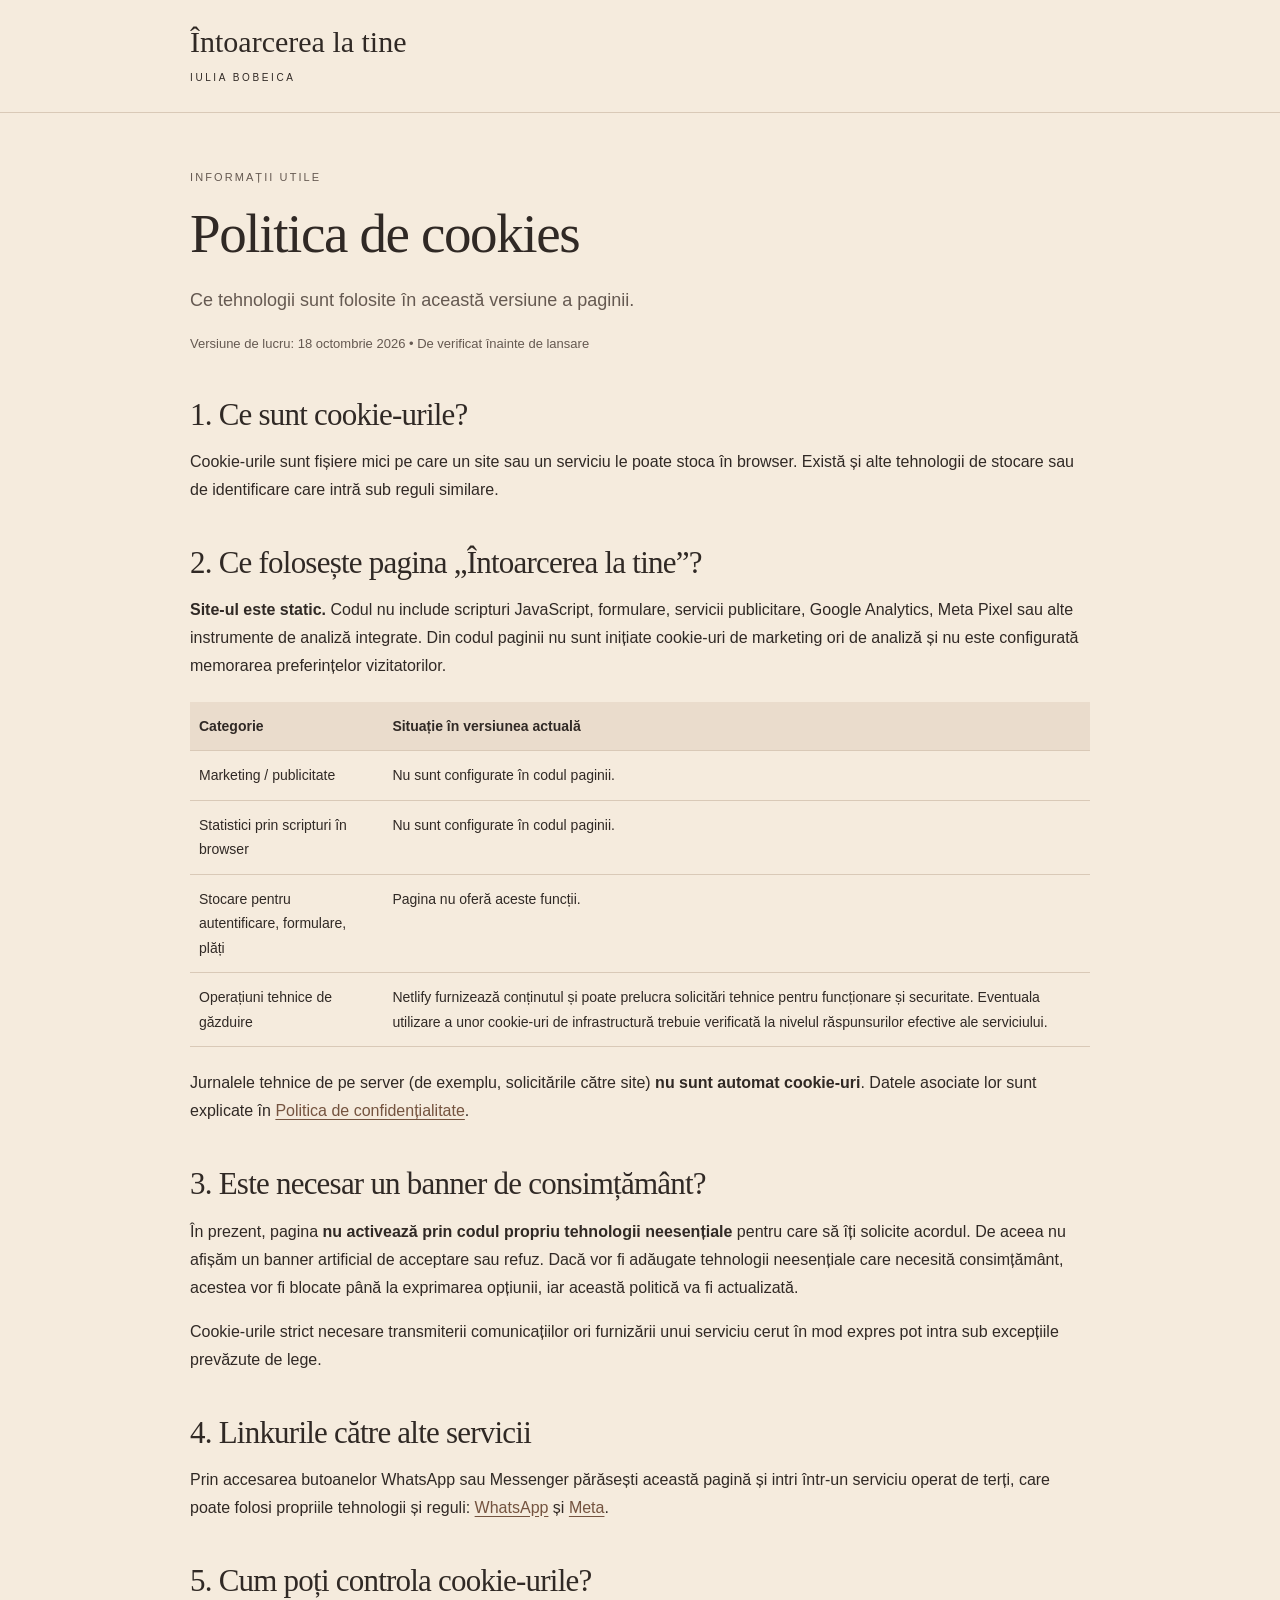
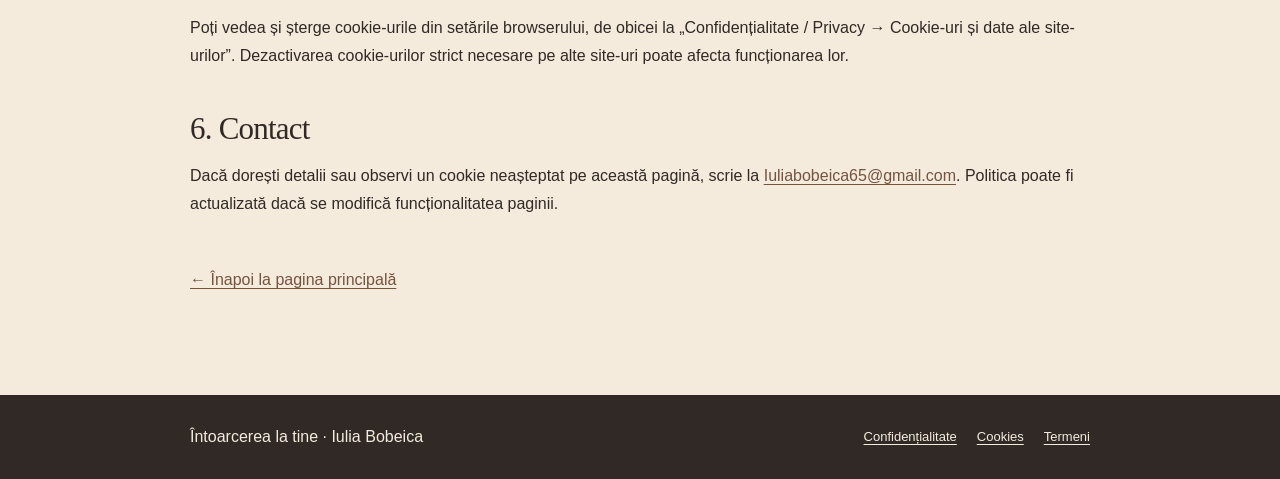
<file: politica-cookies.html>
<!doctype html>
<html lang="ro">
<head>
<meta charset="utf-8">
<meta name="viewport" content="width=device-width, initial-scale=1">
<meta name="robots" content="noindex,nofollow">
<meta name="description" content="Ce tehnologii sunt folosite în această versiune a paginii.">
<title>Politica de cookies | Întoarcerea la tine – Iulia Bobeica</title>
<style>:root{color-scheme:light}*{box-sizing:border-box}html{scroll-behavior:smooth}body{margin:0;background:#F5EBDD;color:#302925;font:16px/1.75 Arial,Helvetica,sans-serif}.wrap{width:min(900px,calc(100% - 40px));margin:0 auto}header{border-bottom:1px solid #d9c9b7;padding:24px 0}header .brand{font:30px/1.2 Georgia,serif;text-decoration:none;color:#302925}header .brand small{display:block;font:10px/2 Arial,Helvetica,sans-serif;letter-spacing:.26em;margin-top:7px}main{padding:55px 0 85px}.eyebrow{letter-spacing:.19em;font-size:11px;text-transform:uppercase;color:#655951;margin:0 0 14px}h1,h2{font:normal 1em/1.2 Georgia,serif;letter-spacing:-.025em}h1{font-size:clamp(34px,6vw,55px);margin:0 0 18px}h2{font-size:clamp(24px,4vw,31px);margin:40px 0 15px}p{margin:0 0 16px}.intro{font-size:18px;color:#655951;max-width:730px}.meta{font-size:13px;color:#655951;margin:12px 0 25px}a{color:#74533f;text-underline-offset:3px}a:hover{color:#302925}a:focus-visible{outline:3px solid #805b48;outline-offset:3px}.box{background:#fffaf3;border:1px solid #dfd1bd;padding:22px 26px;margin:30px 0;border-radius:4px}.box p:last-child{margin-bottom:0}ul{padding-left:24px}li{margin:0 0 10px}footer{background:#302925;color:#F5EBDD;padding:28px 0}footer .footer-inner{display:flex;align-items:center;justify-content:space-between;gap:20px;flex-wrap:wrap}footer a{color:#F5EBDD}nav{display:flex;gap:8px 20px;flex-wrap:wrap}nav a{font-size:13px}table{width:100%;border-collapse:collapse;margin:22px 0;font-size:14px}th,td{text-align:left;vertical-align:top;border-bottom:1px solid #d9c9b7;padding:12px 9px}th{background:#eadccc}@media(max-width:600px){main{padding:36px 0 60px}header .brand{font-size:26px}.box{padding:18px}table{display:block;overflow-x:auto}}</style>
</head>
<body>
<header><div class="wrap"><a class="brand" href="/" aria-label="Întoarcerea la tine, prima pagină">Întoarcerea la tine<small>IULIA BOBEICA</small></a></div></header>
<main class="wrap"><p class="eyebrow">INFORMAȚII UTILE</p><h1>Politica de cookies</h1><p class="intro">Ce tehnologii sunt folosite în această versiune a paginii.</p><p class="meta">Versiune de lucru: 18 octombrie 2026 • De verificat înainte de lansare</p><section><h2>1. Ce sunt cookie-urile?</h2>
<p>Cookie-urile sunt fișiere mici pe care un site sau un serviciu le poate stoca în browser. Există și alte tehnologii de stocare sau de identificare care intră sub reguli similare.</p></section>
<section><h2>2. Ce folosește pagina „Întoarcerea la tine”?</h2>
<p><strong>Site-ul este static.</strong> Codul nu include scripturi JavaScript, formulare, servicii publicitare, Google Analytics, Meta Pixel sau alte instrumente de analiză integrate. Din codul paginii nu sunt inițiate cookie-uri de marketing ori de analiză și nu este configurată memorarea preferințelor vizitatorilor.</p>
<table><thead><tr><th>Categorie</th><th>Situație în versiunea actuală</th></tr></thead><tbody>
<tr><td>Marketing / publicitate</td><td>Nu sunt configurate în codul paginii.</td></tr>
<tr><td>Statistici prin scripturi în browser</td><td>Nu sunt configurate în codul paginii.</td></tr>
<tr><td>Stocare pentru autentificare, formulare, plăți</td><td>Pagina nu oferă aceste funcții.</td></tr>
<tr><td>Operațiuni tehnice de găzduire</td><td>Netlify furnizează conținutul și poate prelucra solicitări tehnice pentru funcționare și securitate. Eventuala utilizare a unor cookie-uri de infrastructură trebuie verificată la nivelul răspunsurilor efective ale serviciului.</td></tr>
</tbody></table>
<p>Jurnalele tehnice de pe server (de exemplu, solicitările către site) <strong>nu sunt automat cookie-uri</strong>. Datele asociate lor sunt explicate în <a href="/politica-confidentialitate.html">Politica de confidențialitate</a>.</p></section>
<section><h2>3. Este necesar un banner de consimțământ?</h2>
<p>În prezent, pagina <strong>nu activează prin codul propriu tehnologii neesențiale</strong> pentru care să îți solicite acordul. De aceea nu afișăm un banner artificial de acceptare sau refuz. Dacă vor fi adăugate tehnologii neesențiale care necesită consimțământ, acestea vor fi blocate până la exprimarea opțiunii, iar această politică va fi actualizată.</p>
<p>Cookie-urile strict necesare transmiterii comunicațiilor ori furnizării unui serviciu cerut în mod expres pot intra sub excepțiile prevăzute de lege.</p></section>
<section><h2>4. Linkurile către alte servicii</h2>
<p>Prin accesarea butoanelor WhatsApp sau Messenger părăsești această pagină și intri într-un serviciu operat de terți, care poate folosi propriile tehnologii și reguli: <a href="https://www.whatsapp.com/legal/privacy-policy-eea" target="_blank" rel="noopener noreferrer">WhatsApp</a> și <a href="https://www.facebook.com/privacy/policy/" target="_blank" rel="noopener noreferrer">Meta</a>.</p></section>
<section><h2>5. Cum poți controla cookie-urile?</h2>
<p>Poți vedea și șterge cookie-urile din setările browserului, de obicei la „Confidențialitate / Privacy → Cookie-uri și date ale site-urilor”. Dezactivarea cookie-urilor strict necesare pe alte site-uri poate afecta funcționarea lor.</p></section>
<section><h2>6. Contact</h2>
<p>Dacă dorești detalii sau observi un cookie neașteptat pe această pagină, scrie la <a href="mailto:Iuliabobeica65@gmail.com">Iuliabobeica65@gmail.com</a>. Politica poate fi actualizată dacă se modifică funcționalitatea paginii.</p></section><p style="margin-top:48px"><a href="/">← Înapoi la pagina principală</a></p></main>
<footer><div class="wrap footer-inner"><div>Întoarcerea la tine · Iulia Bobeica</div><nav aria-label="Documente legale"><a href="/politica-confidentialitate.html">Confidențialitate</a><a href="/politica-cookies.html">Cookies</a><a href="/termeni-utilizare.html">Termeni</a></nav></div></footer></body></html>
</file>
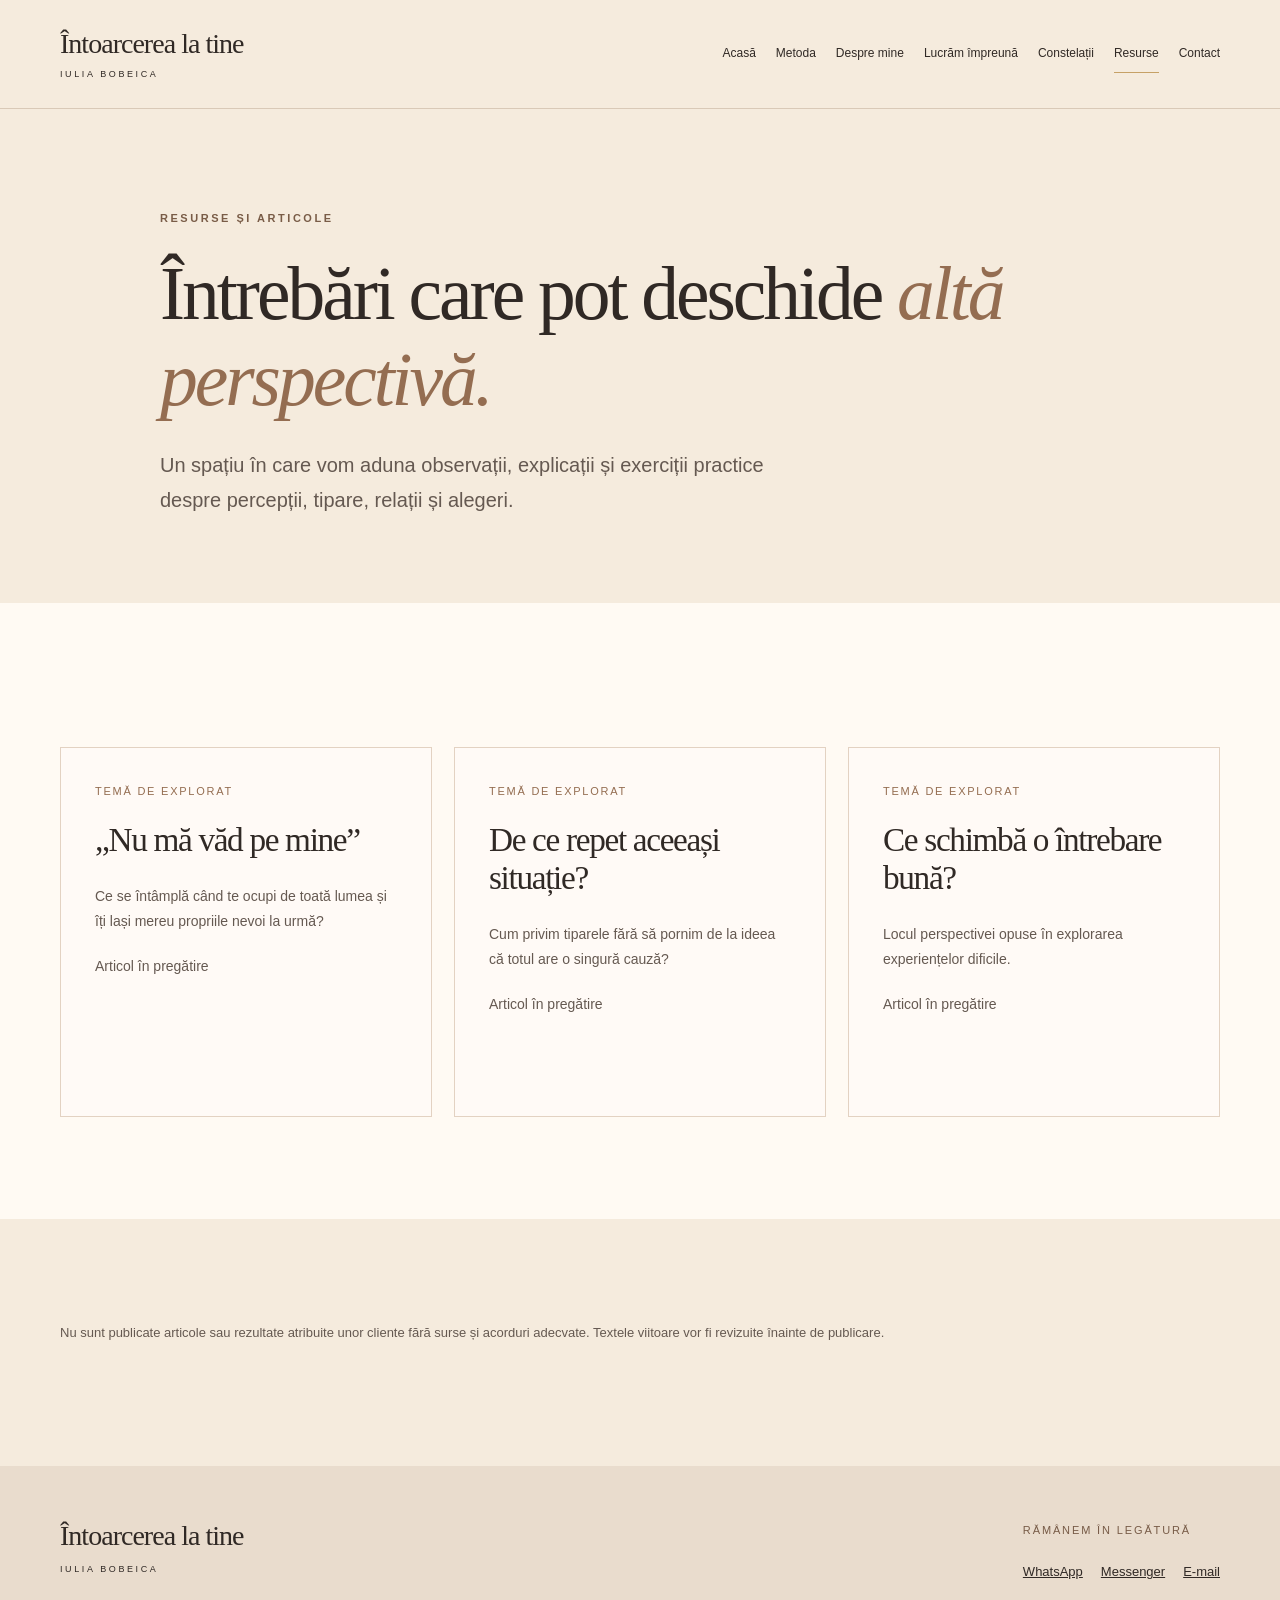
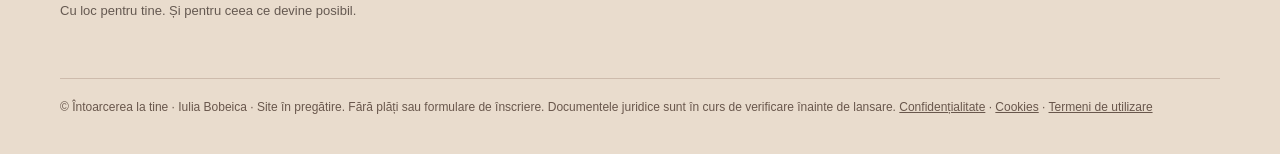
<file: resurse.html>
<!doctype html>
<html lang="ro"><head><meta charset="utf-8"><meta name="viewport" content="width=device-width, initial-scale=1"><meta name="robots" content="noindex,nofollow"><title>Resurse | Întoarcerea la tine – Iulia Bobeica</title><meta name="description" content="Articole și perspective despre relații, percepții, valori și tipare de viață."><link rel="stylesheet" href="/styles.css"></head><body><header class="masthead"><div class="wrap header-inner"><a class="logo" href="/index.html">Întoarcerea la tine<small>IULIA BOBEICA</small></a><nav class="nav" aria-label="Navigare principală"><a href="/index.html">Acasă</a><a href="/metoda.html">Metoda</a><a href="/despre.html">Despre mine</a><a href="/lucram-impreuna.html">Lucrăm împreună</a><a href="/constelatii.html">Constelații</a><a href="/resurse.html" aria-current="page">Resurse</a><a href="/contact.html">Contact</a></nav></div></header><main>
<section class="wrap page-top"><p class="eyebrow">RESURSE ȘI ARTICOLE</p><h1>Întrebări care pot deschide <em>altă perspectivă.</em></h1><p class="lead">Un spațiu în care vom aduna observații, explicații și exerciții practice despre percepții, tipare, relații și alegeri.</p></section><section class="bg-paper section"><div class="wrap"><div class="cards"><article class="card tall"><span class="count">TEMĂ DE EXPLORAT</span><h3>„Nu mă văd pe mine”</h3><p>Ce se întâmplă când te ocupi de toată lumea și îți lași mereu propriile nevoi la urmă?</p><p class="note">Articol în pregătire</p></article><article class="card tall"><span class="count">TEMĂ DE EXPLORAT</span><h3>De ce repet aceeași situație?</h3><p>Cum privim tiparele fără să pornim de la ideea că totul are o singură cauză?</p><p class="note">Articol în pregătire</p></article><article class="card tall"><span class="count">TEMĂ DE EXPLORAT</span><h3>Ce schimbă o întrebare bună?</h3><p>Locul perspectivei opuse în explorarea experiențelor dificile.</p><p class="note">Articol în pregătire</p></article></div></div></section><section class="section wrap"><p class="note">Nu sunt publicate articole sau rezultate atribuite unor cliente fără surse și acorduri adecvate. Textele viitoare vor fi revizuite înainte de publicare.</p></section></main><footer class="site-footer"><div class="wrap"><div class="footer-grid"><div><a class="logo" href="/index.html">Întoarcerea la tine<small>IULIA BOBEICA</small></a><p class="note" style="margin-top:25px">Cu loc pentru tine. Și pentru ceea ce devine posibil.</p></div><div><p class="tag">Rămânem în legătură</p><div class="footer-links"><a href="https://wa.me/40758321125" target="_blank" rel="noopener noreferrer">WhatsApp</a><a href="https://m.me/legiuniversaleconstelatii" target="_blank" rel="noopener noreferrer">Messenger</a><a href="mailto:Iuliabobeica65@gmail.com">E-mail</a></div></div></div><div class="fine">© Întoarcerea la tine · Iulia Bobeica · Site în pregătire. Fără plăți sau formulare de înscriere. Documentele juridice sunt în curs de verificare înainte de lansare. <span class="legal-links"><a href="/politica-confidentialitate.html">Confidențialitate</a> · <a href="/politica-cookies.html">Cookies</a> · <a href="/termeni-utilizare.html">Termeni de utilizare</a></span></div></div></footer></body></html>
</file>
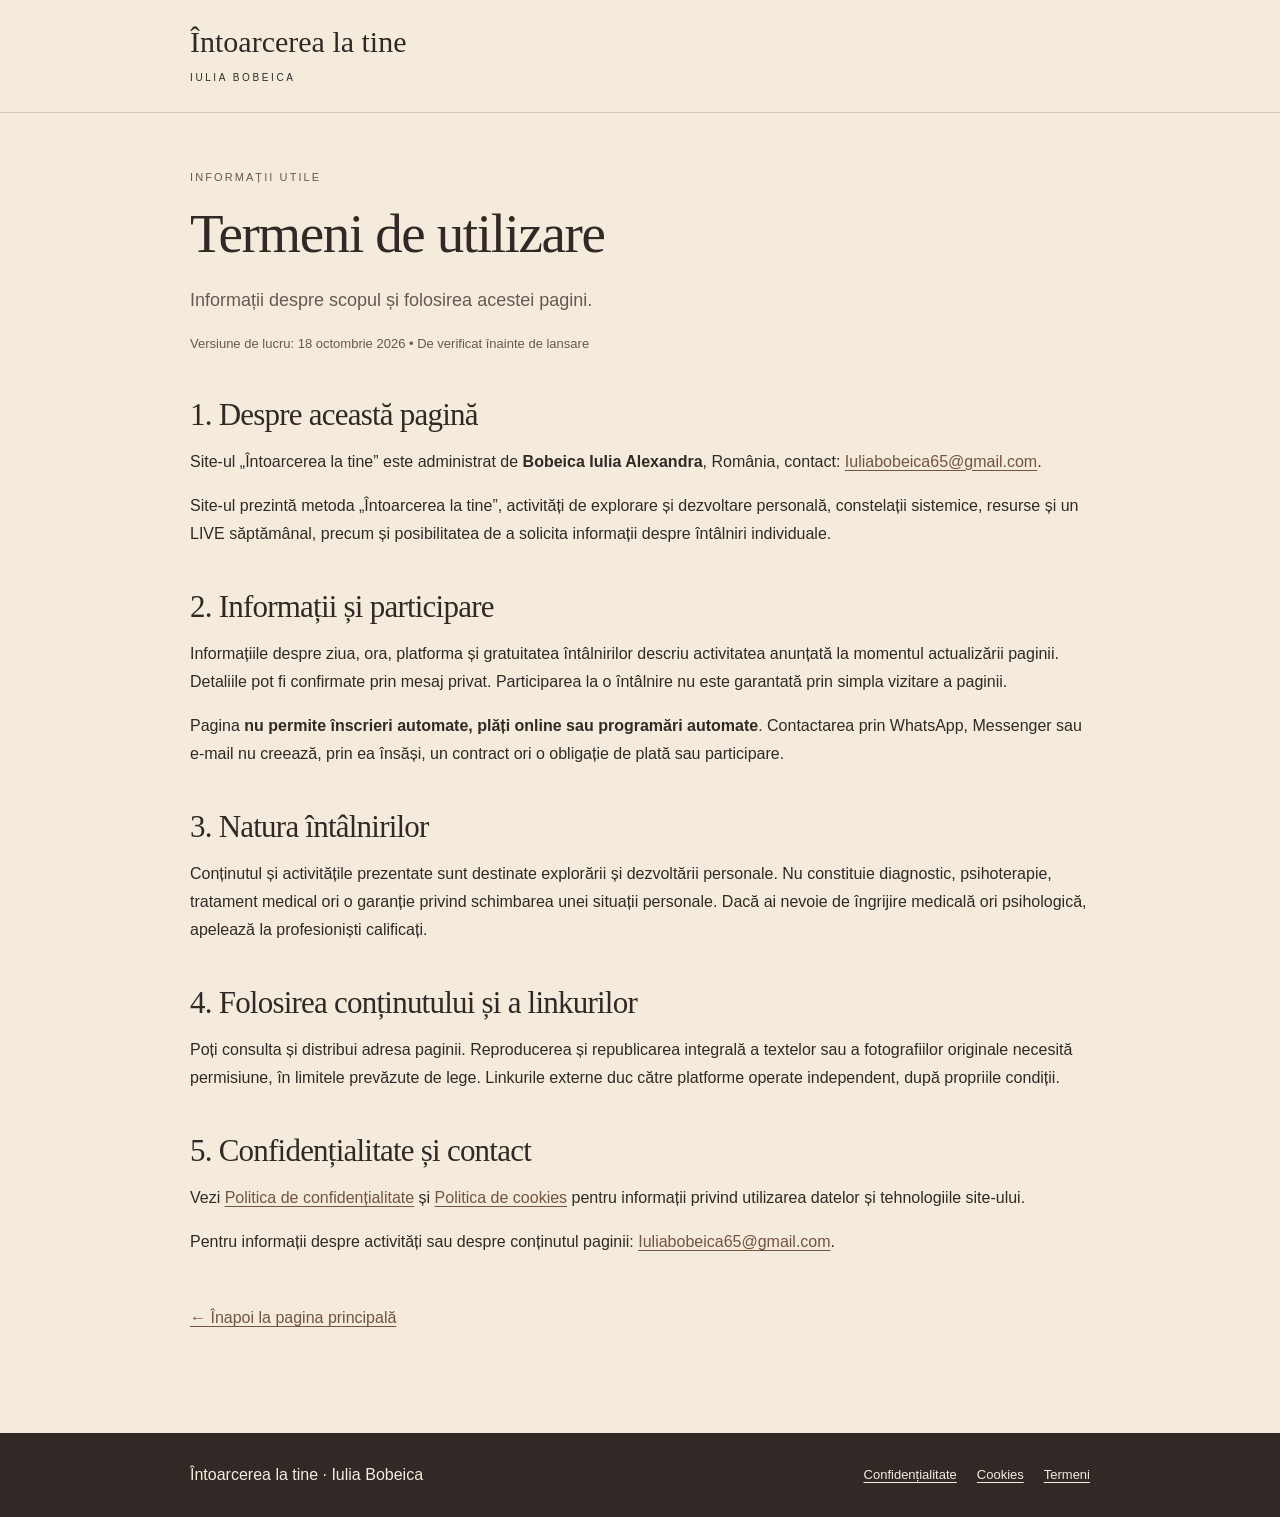
<file: termeni-utilizare.html>
<!doctype html>
<html lang="ro">
<head>
<meta charset="utf-8">
<meta name="viewport" content="width=device-width, initial-scale=1">
<meta name="robots" content="noindex,nofollow">
<meta name="description" content="Informații despre scopul și folosirea acestei pagini.">
<title>Termeni de utilizare | Întoarcerea la tine – Iulia Bobeica</title>
<style>:root{color-scheme:light}*{box-sizing:border-box}html{scroll-behavior:smooth}body{margin:0;background:#F5EBDD;color:#302925;font:16px/1.75 Arial,Helvetica,sans-serif}.wrap{width:min(900px,calc(100% - 40px));margin:0 auto}header{border-bottom:1px solid #d9c9b7;padding:24px 0}header .brand{font:30px/1.2 Georgia,serif;text-decoration:none;color:#302925}header .brand small{display:block;font:10px/2 Arial,Helvetica,sans-serif;letter-spacing:.26em;margin-top:7px}main{padding:55px 0 85px}.eyebrow{letter-spacing:.19em;font-size:11px;text-transform:uppercase;color:#655951;margin:0 0 14px}h1,h2{font:normal 1em/1.2 Georgia,serif;letter-spacing:-.025em}h1{font-size:clamp(34px,6vw,55px);margin:0 0 18px}h2{font-size:clamp(24px,4vw,31px);margin:40px 0 15px}p{margin:0 0 16px}.intro{font-size:18px;color:#655951;max-width:730px}.meta{font-size:13px;color:#655951;margin:12px 0 25px}a{color:#74533f;text-underline-offset:3px}a:hover{color:#302925}a:focus-visible{outline:3px solid #805b48;outline-offset:3px}.box{background:#fffaf3;border:1px solid #dfd1bd;padding:22px 26px;margin:30px 0;border-radius:4px}.box p:last-child{margin-bottom:0}ul{padding-left:24px}li{margin:0 0 10px}footer{background:#302925;color:#F5EBDD;padding:28px 0}footer .footer-inner{display:flex;align-items:center;justify-content:space-between;gap:20px;flex-wrap:wrap}footer a{color:#F5EBDD}nav{display:flex;gap:8px 20px;flex-wrap:wrap}nav a{font-size:13px}table{width:100%;border-collapse:collapse;margin:22px 0;font-size:14px}th,td{text-align:left;vertical-align:top;border-bottom:1px solid #d9c9b7;padding:12px 9px}th{background:#eadccc}@media(max-width:600px){main{padding:36px 0 60px}header .brand{font-size:26px}.box{padding:18px}table{display:block;overflow-x:auto}}</style>
</head>
<body>
<header><div class="wrap"><a class="brand" href="/" aria-label="Întoarcerea la tine, prima pagină">Întoarcerea la tine<small>IULIA BOBEICA</small></a></div></header>
<main class="wrap"><p class="eyebrow">INFORMAȚII UTILE</p><h1>Termeni de utilizare</h1><p class="intro">Informații despre scopul și folosirea acestei pagini.</p><p class="meta">Versiune de lucru: 18 octombrie 2026 • De verificat înainte de lansare</p><section><h2>1. Despre această pagină</h2><p>Site-ul „Întoarcerea la tine” este administrat de <strong>Bobeica Iulia Alexandra</strong>, România, contact: <a href="mailto:Iuliabobeica65@gmail.com">Iuliabobeica65@gmail.com</a>.</p>
<p>Site-ul prezintă metoda „Întoarcerea la tine”, activități de explorare și dezvoltare personală, constelații sistemice, resurse și un LIVE săptămânal, precum și posibilitatea de a solicita informații despre întâlniri individuale.</p></section>
<section><h2>2. Informații și participare</h2><p>Informațiile despre ziua, ora, platforma și gratuitatea întâlnirilor descriu activitatea anunțată la momentul actualizării paginii. Detaliile pot fi confirmate prin mesaj privat. Participarea la o întâlnire nu este garantată prin simpla vizitare a paginii.</p>
<p>Pagina <strong>nu permite înscrieri automate, plăți online sau programări automate</strong>. Contactarea prin WhatsApp, Messenger sau e-mail nu creează, prin ea însăși, un contract ori o obligație de plată sau participare.</p></section>
<section><h2>3. Natura întâlnirilor</h2><p>Conținutul și activitățile prezentate sunt destinate explorării și dezvoltării personale. Nu constituie diagnostic, psihoterapie, tratament medical ori o garanție privind schimbarea unei situații personale. Dacă ai nevoie de îngrijire medicală ori psihologică, apelează la profesioniști calificați.</p></section>
<section><h2>4. Folosirea conținutului și a linkurilor</h2><p>Poți consulta și distribui adresa paginii. Reproducerea și republicarea integrală a textelor sau a fotografiilor originale necesită permisiune, în limitele prevăzute de lege. Linkurile externe duc către platforme operate independent, după propriile condiții.</p></section>
<section><h2>5. Confidențialitate și contact</h2><p>Vezi <a href="/politica-confidentialitate.html">Politica de confidențialitate</a> și <a href="/politica-cookies.html">Politica de cookies</a> pentru informații privind utilizarea datelor și tehnologiile site-ului.</p>
<p>Pentru informații despre activități sau despre conținutul paginii: <a href="mailto:Iuliabobeica65@gmail.com">Iuliabobeica65@gmail.com</a>.</p></section><p style="margin-top:48px"><a href="/">← Înapoi la pagina principală</a></p></main>
<footer><div class="wrap footer-inner"><div>Întoarcerea la tine · Iulia Bobeica</div><nav aria-label="Documente legale"><a href="/politica-confidentialitate.html">Confidențialitate</a><a href="/politica-cookies.html">Cookies</a><a href="/termeni-utilizare.html">Termeni</a></nav></div></footer></body></html>
</file>
<file: styles.css>
:root{--cream:#F5EBDD;--pink:#F8DEE6;--paper:#fffaf3;--ink:#302925;--muted:#655951;--gold:#C6A166;--line:#D9C9B7}*{box-sizing:border-box}html{scroll-behavior:smooth}body{margin:0;background:var(--cream);color:var(--ink);font:16px/1.78 Arial,Helvetica,sans-serif}a{color:inherit}a:focus-visible,summary:focus-visible{outline:3px solid #805b48;outline-offset:4px}.wrap{width:min(1160px,calc(100% - 56px));margin:auto}.masthead{border-bottom:1px solid var(--line);background:var(--cream);position:relative;z-index:2}.header-inner{display:flex;justify-content:space-between;align-items:center;gap:30px;min-height:108px}.logo{text-decoration:none;font:normal 28px/1.1 Georgia,serif;letter-spacing:-.035em;white-space:nowrap}.logo small{display:block;font:9px Arial, sans-serif;letter-spacing:.29em;margin-top:10px}.nav{display:flex;flex-wrap:wrap;gap:10px 20px;align-items:center}.nav a{text-decoration:none;font-size:12px;padding:8px 0;border-bottom:1px solid transparent}.nav a[aria-current=page],.nav a:hover{border-color:var(--gold)}.btn{display:inline-flex;justify-content:center;align-items:center;gap:18px;padding:14px 24px;min-height:52px;border:1px solid var(--ink);text-decoration:none;font-size:13px;line-height:1.4;transition:transform .2s,background .2s}.btn:hover{transform:translateY(-2px)}.btn.dark{background:var(--ink);color:var(--paper)}.btn.outline{background:transparent}.actions{display:flex;gap:12px;flex-wrap:wrap;margin-top:27px}.eyebrow{font-size:11px;letter-spacing:.23em;text-transform:uppercase;color:#795c47;font-weight:700;margin:0 0 22px}h1,h2,h3{font-family:Georgia,'Times New Roman',serif;letter-spacing:-.04em;line-height:1.14;font-weight:400;margin:0 0 25px}h1{font-size:clamp(43px,5.9vw,82px)}h2{font-size:clamp(34px,4vw,55px)}h3{font-size:clamp(25px,2.6vw,34px)}em{font-weight:400;color:#946d51}p{margin:0 0 20px}p.lead{font-size:clamp(17px,2vw,20px);color:var(--muted);max-width:640px;line-height:1.75}.hero{display:grid;grid-template-columns:1.12fr .88fr;align-items:center;gap:8%;padding:95px 0 115px;min-height:660px}.portrait-frame{position:relative;background:linear-gradient(155deg,#ead8c7,#e5cbd2);padding:16px 16px 42px;border:1px solid #d5baa0;box-shadow:20px 20px 0 #E7D7CC}.portrait-frame img{display:block;width:100%;aspect-ratio:4/4.7;object-fit:cover;object-position:top center;background:#e5d5c1}.portrait-frame .caption{font:italic 18px Georgia,serif;text-align:center;margin:20px 0 0}.section{padding:102px 0}.bg-paper{background:var(--paper)}.bg-pink{background:var(--pink)}.intro-grid,.split{display:grid;grid-template-columns:1fr 1fr;gap:8%;align-items:start}.rule{height:1px;background:var(--line);margin:26px 0}.cards{display:grid;grid-template-columns:repeat(3,1fr);gap:22px;margin-top:42px}.card{background:#fffaf6;border:1px solid #e3d2c2;padding:34px;min-height:260px;display:flex;flex-direction:column}.card p{font-size:14px;color:var(--muted)}.card a{margin-top:auto;text-underline-offset:5px;font-size:13px}.count{font-size:11px;letter-spacing:.16em;color:#946d51;margin-bottom:20px}.quote{background:#eadccc;padding:42px 44px;font:italic 25px/1.6 Georgia,serif}.cta{padding:90px 0;text-align:center;background:#302925;color:var(--paper)}.cta h2{max-width:820px;margin:0 auto 24px}.cta p{max-width:640px;margin:0 auto 30px;color:#e1d5ca}.cta .btn{border-color:var(--paper);color:var(--paper)}.page-top{padding:100px 0 65px;max-width:960px}.page-top h1{max-width:950px}.story-block{max-width:790px}.story-block p{font-size:17px}.bullets{padding-left:20px}.bullets li{margin:0 0 15px}.soft-panel{padding:35px;background:#eadccc}.note{font-size:13px;color:var(--muted)}.section-link{color:#805b48;text-underline-offset:6px}.event{display:grid;grid-template-columns:1fr 1fr;gap:8%;padding:40px 0;border-top:1px solid var(--line)}.event:last-child{border-bottom:1px solid var(--line)}.event h3{margin:0 0 14px}.event p{color:var(--muted);font-size:15px}.event .eyebrow{margin-bottom:14px}.site-footer{background:#e9dccd;padding:55px 0 35px}.footer-grid{display:flex;gap:30px;justify-content:space-between;flex-wrap:wrap}.footer-links{display:flex;gap:18px;flex-wrap:wrap}.footer-links a{font-size:13px}.fine{border-top:1px solid #cdbbac;margin-top:36px;padding-top:18px;font-size:12px;color:#69574c}.tag{font-size:11px;text-transform:uppercase;letter-spacing:.17em;color:#775b47}.tall{min-height:370px}@media(max-width:1050px){.header-inner{align-items:start;flex-direction:column;padding:22px 0}.nav{gap:5px 15px}}@media(max-width:720px){.wrap{width:min(100% - 36px,1160px)}.logo{font-size:25px}.nav{gap:4px 13px}.nav a{font-size:12px}.hero,.intro-grid,.split,.event{grid-template-columns:1fr;gap:32px}.hero{padding:60px 0 70px;min-height:unset}.hero .portrait-frame{max-width:460px;margin:25px auto 0}.page-top{padding:60px 0 30px}.section{padding:65px 0}.cards{grid-template-columns:1fr}.card{min-height:200px}.cta{padding:70px 0}.quote{font-size:22px;padding:30px}.footer-grid{display:block}.footer-links{margin-top:20px}h1{font-size:clamp(41px,11vw,65px)}}

/* Caruselul cu 7 imagini - sectiune izolata si responsive. */
.carousel-site{background:linear-gradient(145deg,#fff8f4 0%,#f8e1e8 56%,#ead8f1 100%);overflow:hidden}
.carousel-site .wrap{min-width:0}
.carousel-site h2{max-width:900px;margin-bottom:18px}
.carousel-intro{max-width:770px;color:#63525e;font-size:16px;line-height:1.7;margin:0 0 26px}
.carousel-toolbar{display:flex;gap:12px;align-items:center;margin:0 0 24px}
.carousel-arrow{width:45px;height:45px;border-radius:50%;border:1px solid #c59eaa;background:#fffaf8;color:#443441;cursor:pointer;font:28px/1 Arial,sans-serif;display:inline-flex;align-items:center;justify-content:center;transition:background .2s}
.carousel-arrow:hover{background:#f7e8f0}
.carousel-arrow:focus-visible,.carousel-dot:focus-visible{outline:3px solid #785079;outline-offset:4px}
.carousel-counter{font:13px/1.6 Arial,sans-serif;margin-left:8px;color:#554254}
.carousel-track{display:flex;gap:20px;list-style:none;padding:5px 5px 25px;margin:0;overflow-x:auto;scroll-snap-type:x mandatory;scroll-padding-inline:5px;scrollbar-width:thin;scroll-behavior:smooth;-webkit-overflow-scrolling:touch;overscroll-behavior-x:contain}
.carousel-slide{min-width:0;flex:0 0 clamp(250px,31%,380px);scroll-snap-align:center}
.carousel-frame{display:flex;flex-direction:column;height:100%;margin:0;border-radius:12px;overflow:hidden;border:1px solid #e6cad7;background:#fff9f6;box-shadow:0 10px 26px rgba(79,48,70,.12)}
.carousel-frame img{display:block;width:100%;height:auto;aspect-ratio:941/1672;object-fit:cover;background:#d391a7}
.carousel-frame figcaption{padding:22px 20px 26px;flex:1}
.carousel-frame figcaption strong{display:block;font:400 21px/1.33 Georgia,serif;color:#3f3037;margin-bottom:12px}
.carousel-frame figcaption span{font:14px/1.65 Arial,sans-serif;color:#62525b}
.carousel-dots{display:flex;align-items:center;justify-content:center;gap:10px;margin:12px 0 6px}
.carousel-dot{width:10px;height:10px;padding:0;border:0;border-radius:50%;background:#c9a5b8;cursor:pointer}
.carousel-dot.active{background:#6d466f;transform:scale(1.2)}
.carousel-hint{font:13px/1.6 Arial,sans-serif;color:#61505c;text-align:center;margin:8px 0 0}
@media(max-width:720px){.carousel-slide{flex-basis:min(82vw,360px)}.carousel-track{gap:12px}.carousel-intro{font-size:15px}.carousel-frame figcaption{padding:19px 17px 23px}}
@media(prefers-reduced-motion:reduce){.carousel-track{scroll-behavior:auto}.carousel-arrow{transition:none}}
</file>
